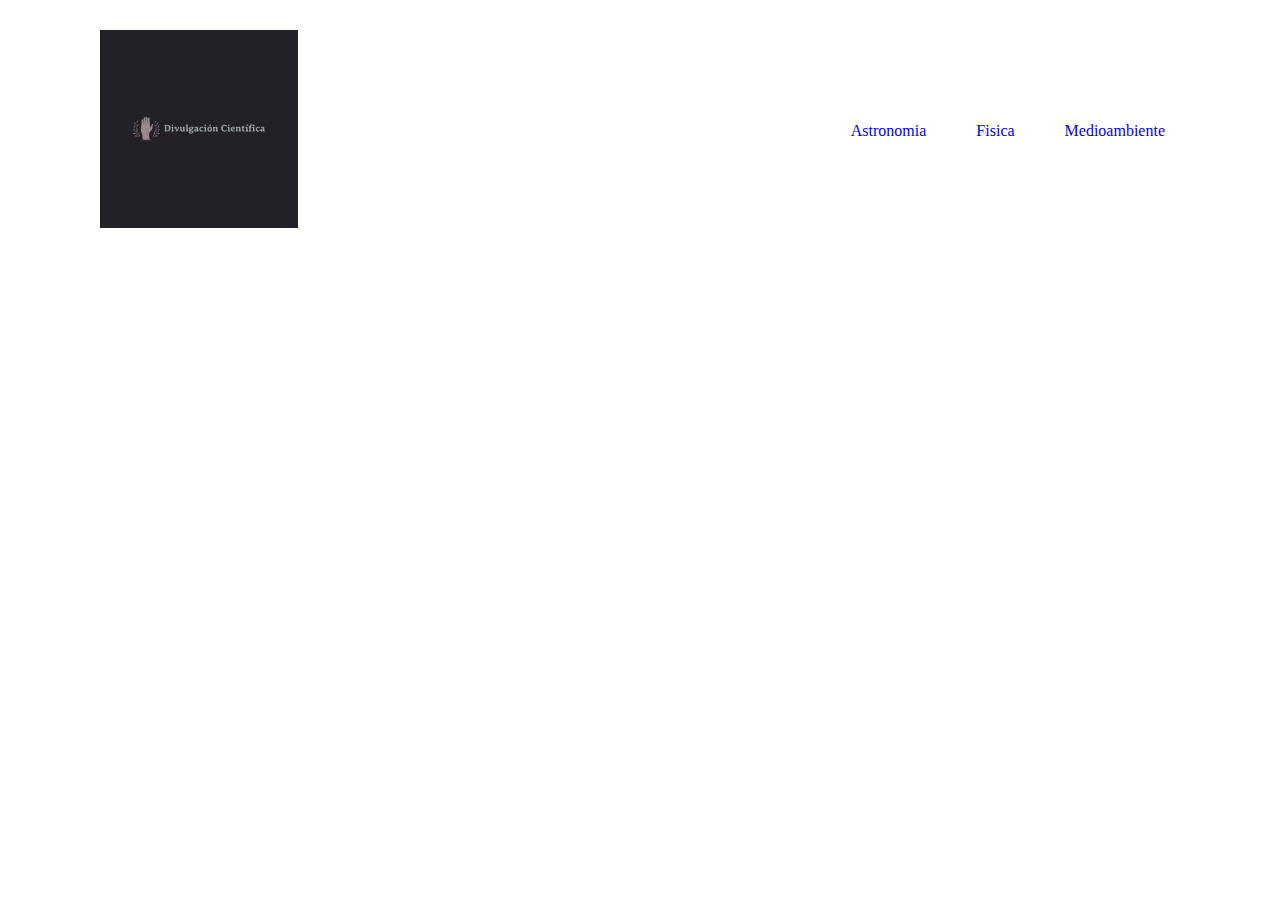
<file: Divulgacion cientifica/index.html>
<!DOCTYPE html>
<html lang="en">
<head>
    <meta charset="UTF-8">
    <meta http-equiv="X-UA-Compatible" content="IE=edge">
    <meta name="viewport" content="width=device-width, initial-scale=1.0">
    <title>Divulgación Científica</title>

    
    <link href="https://cdn.jsdelivr.net/npm/bootstrap@5.1.1/dist/css/bootstrap.min.css" rel="stylesheet" integrity="sha384-F3w7mX95PdgyTmZZMECAngseQB83DfGTowi0iMjiWaeVhAn4FJkqJByhZMI3AhiU" crossorigin="anonymous">

    <link rel="stylesheet" type="text/css" href="estilo.css">
    
   
</head>
<body>
    
   <header>
    
    <span>
        <img src="DC.jpg" />
      </span>
       <ul>
           <li><a href="Astronomia.html">Astronomia</a></li>
           <li><a href="Fisica.html">Fisica</a></li>
           <li><a href="Medio ambiente.html">Medioambiente</a></li>
       </ul>
    
   </header>
       
</body>
</html>
</file>
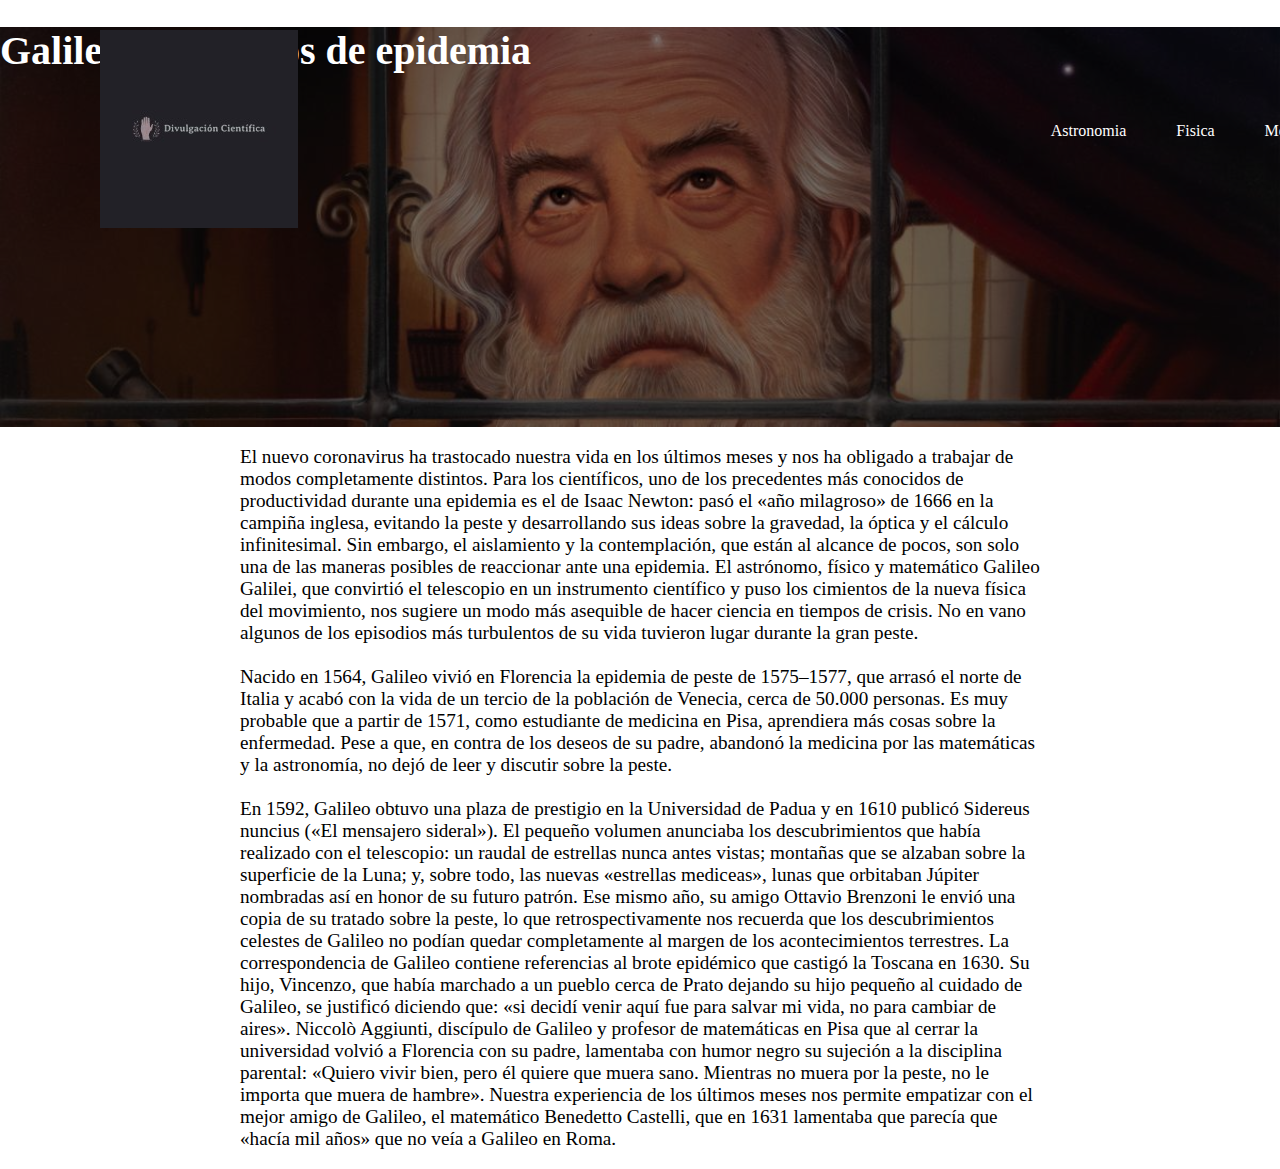
<file: Divulgacion cientifica/a2.html>
<!DOCTYPE html>
<html lang="en">
<head>
    <meta charset="UTF-8">
    <meta http-equiv="X-UA-Compatible" content="IE=edge">
    <meta name="viewport" content="width=device-width, initial-scale=1.0">
    <title>Divulgación Científica</title>

    
    <link href="https://cdn.jsdelivr.net/npm/bootstrap@5.1.1/dist/css/bootstrap.min.css" rel="stylesheet" integrity="sha384-F3w7mX95PdgyTmZZMECAngseQB83DfGTowi0iMjiWaeVhAn4FJkqJByhZMI3AhiU" crossorigin="anonymous">

    <link rel="stylesheet" type="text/css" href="historia a 1.css">
    
   
</head>
<body>
    
   <header>
    
    <span>
        <img src="DC.jpg" />
      </span>
       <ul>
           <li><a href="Astronomia.html">Astronomia</a></li>
           <li><a href="Fisica.html">Fisica</a></li>
           <li><a href="Medio ambiente.html">Medioambiente</a></li>
       </ul>
    
   </header>
   <div class="cover d-flex justify-content-center align-items-center flex-column" id="galileo" >
    <h1>Galileo en tiempos de epidemia</h1>
   </div>
   <section>
           
       <div class="texto">
               
               <p>
                El nuevo coronavirus ha trastocado nuestra vida en los últimos meses y nos ha obligado a trabajar de modos completamente distintos. Para los científicos, uno de los precedentes más conocidos de productividad durante una epidemia es el de Isaac Newton: pasó el «año milagroso» de 1666 en la campiña inglesa, evitando la peste y desarrollando sus ideas sobre la gravedad, la óptica y el cálculo infinitesimal. Sin embargo, el aislamiento y la contemplación, que están al alcance de pocos, son solo una de las maneras posibles de reaccionar ante una epidemia. El astrónomo, físico y matemático Galileo Galilei, que convirtió el telescopio en un instrumento científico y puso los cimientos de la nueva física del movimiento, nos sugiere un modo más asequible de hacer ciencia en tiempos de crisis. No en vano algunos de los episodios más turbulentos de su vida tuvieron lugar durante la gran peste.
                <br><br>Nacido en 1564, Galileo vivió en Florencia la epidemia de peste de 1575–1577, que arrasó el norte de Italia y acabó con la vida de un tercio de la población de Venecia, cerca de 50.000 personas. Es muy probable que a partir de 1571, como estudiante de medicina en Pisa, aprendiera más cosas sobre la enfermedad. Pese a que, en contra de los deseos de su padre, abandonó la medicina por las matemáticas y la astronomía, no dejó de leer y discutir sobre la peste. <br><br>En 1592, Galileo obtuvo una plaza de prestigio en la Universidad de Padua y en 1610 publicó Sidereus nuncius («El mensajero sideral»). El pequeño volumen anunciaba los descubrimientos que había realizado con el telescopio: un raudal de estrellas nunca antes vistas; montañas que se alzaban sobre la superficie de la Luna; y, sobre todo, las nuevas «estrellas mediceas», lunas que orbitaban Júpiter nombradas así en honor de su futuro patrón. Ese mismo año, su amigo Ottavio Brenzoni le envió una copia de su tratado sobre la peste, lo que retrospectivamente nos recuerda que los descubrimientos celestes de Galileo no podían quedar completamente al margen de los acontecimientos terrestres.
                La correspondencia de Galileo contiene referencias al brote epidémico que castigó la Toscana en 1630. Su hijo, Vincenzo, que había marchado a un pueblo cerca de Prato dejando su hijo pequeño al cuidado de Galileo, se justificó diciendo que: «si decidí venir aquí fue para salvar mi vida, no para cambiar de aires». Niccolò Aggiunti, discípulo de Galileo y profesor de matemáticas en Pisa que al cerrar la universidad volvió a Florencia con su padre, lamentaba con humor negro su sujeción a la disciplina parental: «Quiero vivir bien, pero él quiere que muera sano. Mientras no muera por la peste, no le importa que muera de hambre». Nuestra experiencia de los últimos meses nos permite empatizar con el mejor amigo de Galileo, el matemático Benedetto Castelli, que en 1631 lamentaba que parecía que «hacía mil años» que no veía a Galileo en Roma.                
               </p>     
           
      </div>     
     </section>       
</body>
</html>
</file>
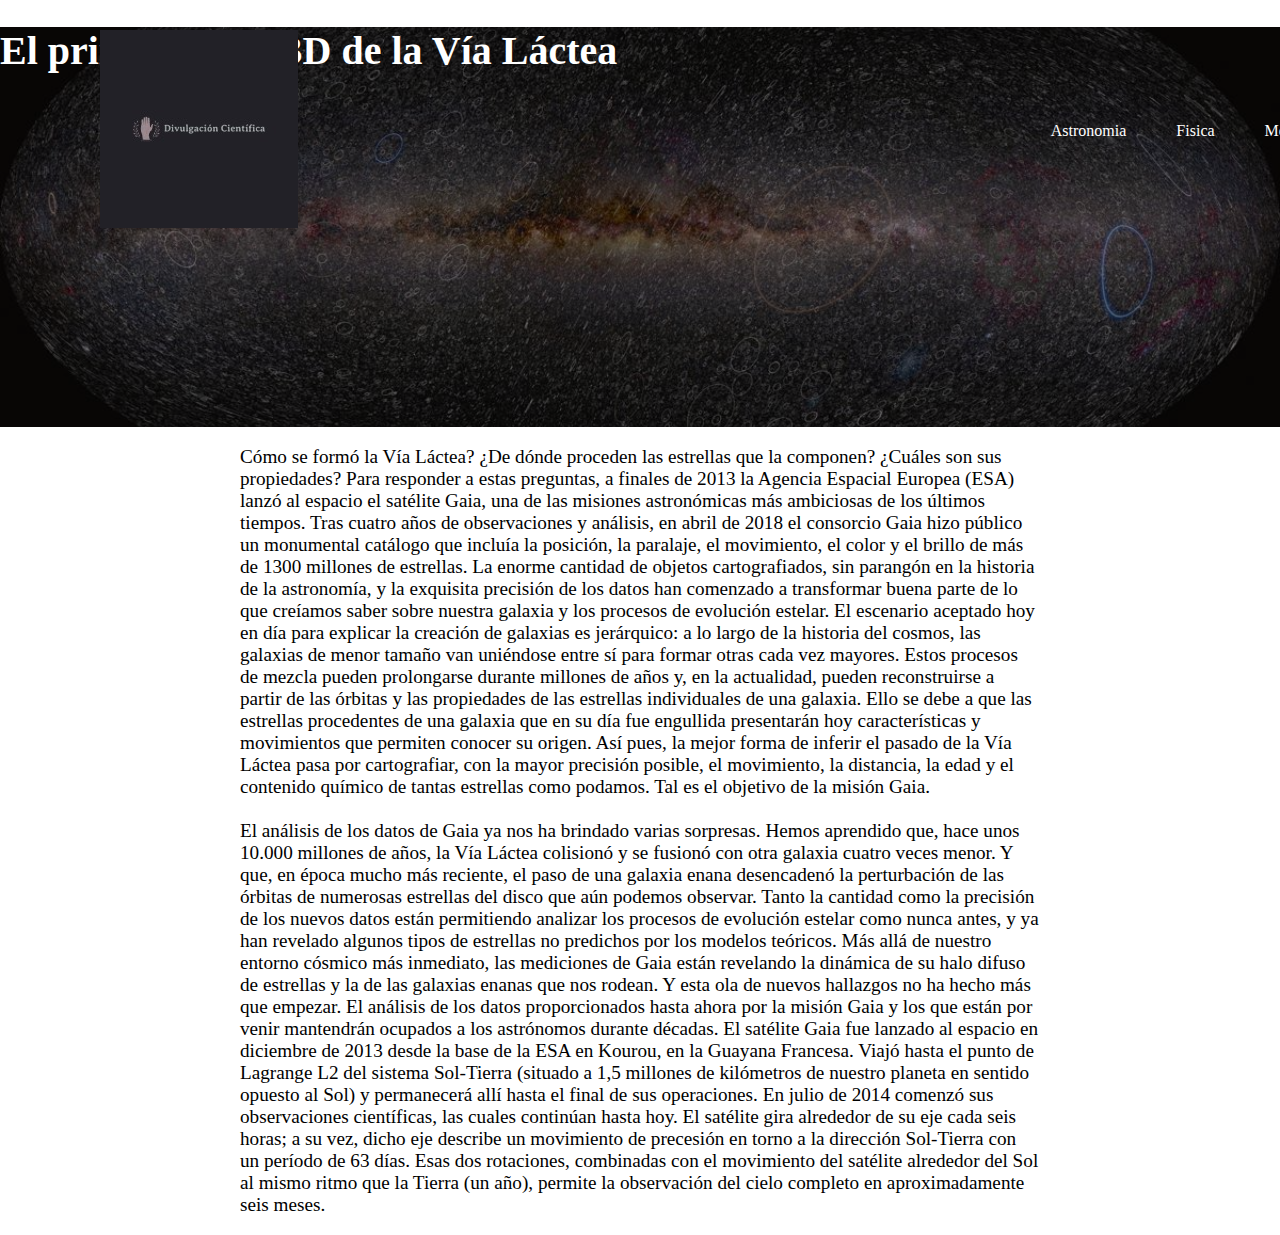
<file: Divulgacion cientifica/a3.html>
<!DOCTYPE html>
<html lang="en">
<head>
    <meta charset="UTF-8">
    <meta http-equiv="X-UA-Compatible" content="IE=edge">
    <meta name="viewport" content="width=device-width, initial-scale=1.0">
    <title>Divulgación Científica</title>

    
    <link href="https://cdn.jsdelivr.net/npm/bootstrap@5.1.1/dist/css/bootstrap.min.css" rel="stylesheet" integrity="sha384-F3w7mX95PdgyTmZZMECAngseQB83DfGTowi0iMjiWaeVhAn4FJkqJByhZMI3AhiU" crossorigin="anonymous">

    <link rel="stylesheet" type="text/css" href="historia a 1.css">
    
   
</head>
<body>
    
   <header>
    
    <span>
        <img src="DC.jpg" />
      </span>
       <ul>
           <li><a href="Astronomia.html">Astronomia</a></li>
           <li><a href="Fisica.html">Fisica</a></li>
           <li><a href="Medio ambiente.html">Medioambiente</a></li>
       </ul>
    
   </header>
   <div class="cover d-flex justify-content-center align-items-center flex-column" id="tresd" >
    <h1>El primer mapa 3D de la Vía Láctea</h1>
   </div>
   <section>
           
       <div class="texto">
               
               <p>
                Cómo se formó la Vía Láctea? ¿De dónde proceden las estrellas que la componen? ¿Cuáles son sus propiedades? Para responder a estas preguntas, a finales de 2013 la Agencia Espacial Europea (ESA) lanzó al espacio el satélite Gaia, una de las misiones astronómicas más ambiciosas de los últimos tiempos. Tras cuatro años de observaciones y análisis, en abril de 2018 el consorcio Gaia hizo público un monumental catálogo que incluía la posición, la paralaje, el movimiento, el color y el brillo de más de 1300 millones de estrellas. La enorme cantidad de objetos cartografiados, sin parangón en la historia de la astronomía, y la exquisita precisión de los datos han comenzado a transformar buena parte de lo que creíamos saber sobre nuestra galaxia y los procesos de evolución estelar.
                El escenario aceptado hoy en día para explicar la creación de galaxias es jerárquico: a lo largo de la historia del cosmos, las galaxias de menor tamaño van uniéndose entre sí para formar otras cada vez mayores. Estos procesos de mezcla pueden prolongarse durante millones de años y, en la actualidad, pueden reconstruirse a partir de las órbitas y las propiedades de las estrellas individuales de una galaxia. Ello se debe a que las estrellas procedentes de una galaxia que en su día fue engullida presentarán hoy características y movimientos que permiten conocer su origen. Así pues, la mejor forma de inferir el pasado de la Vía Láctea pasa por cartografiar, con la mayor precisión posible, el movimiento, la distancia, la edad y el contenido químico de tantas estrellas como podamos. Tal es el objetivo de la misión Gaia.
                <br><br>El análisis de los datos de Gaia ya nos ha brindado varias sorpresas. Hemos aprendido que, hace unos 10.000 millones de años, la Vía Láctea colisionó y se fusionó con otra galaxia cuatro veces menor. Y que, en época mucho más reciente, el paso de una galaxia enana desencadenó la perturbación de las órbitas de numerosas estrellas del disco que aún podemos observar. Tanto la cantidad como la precisión de los nuevos datos están permitiendo analizar los procesos de evolución estelar como nunca antes, y ya han revelado algunos tipos de estrellas no predichos por los modelos teóricos. Más allá de nuestro entorno cósmico más inmediato, las mediciones de Gaia están revelando la dinámica de su halo difuso de estrellas y la de las galaxias enanas que nos rodean. Y esta ola de nuevos hallazgos no ha hecho más que empezar. El análisis de los datos proporcionados hasta ahora por la misión Gaia y los que están por venir mantendrán ocupados a los astrónomos durante décadas.
                El satélite Gaia fue lanzado al espacio en diciembre de 2013 desde la base de la ESA en Kourou, en la Guayana Francesa. Viajó hasta el punto de Lagrange L2 del sistema Sol-Tierra (situado a 1,5 millones de kilómetros de nuestro planeta en sentido opuesto al Sol) y permanecerá allí hasta el final de sus operaciones. En julio de 2014 comenzó sus observaciones científicas, las cuales continúan hasta hoy. El satélite gira alrededor de su eje cada seis horas; a su vez, dicho eje describe un movimiento de precesión en torno a la dirección Sol-Tierra con un período de 63 días. Esas dos rotaciones, combinadas con el movimiento del satélite alrededor del Sol al mismo ritmo que la Tierra (un año), permite la observación del cielo completo en aproximadamente seis meses.
               </p>     
            
      </div>     
     </section>       
</body>
</html>
</file>
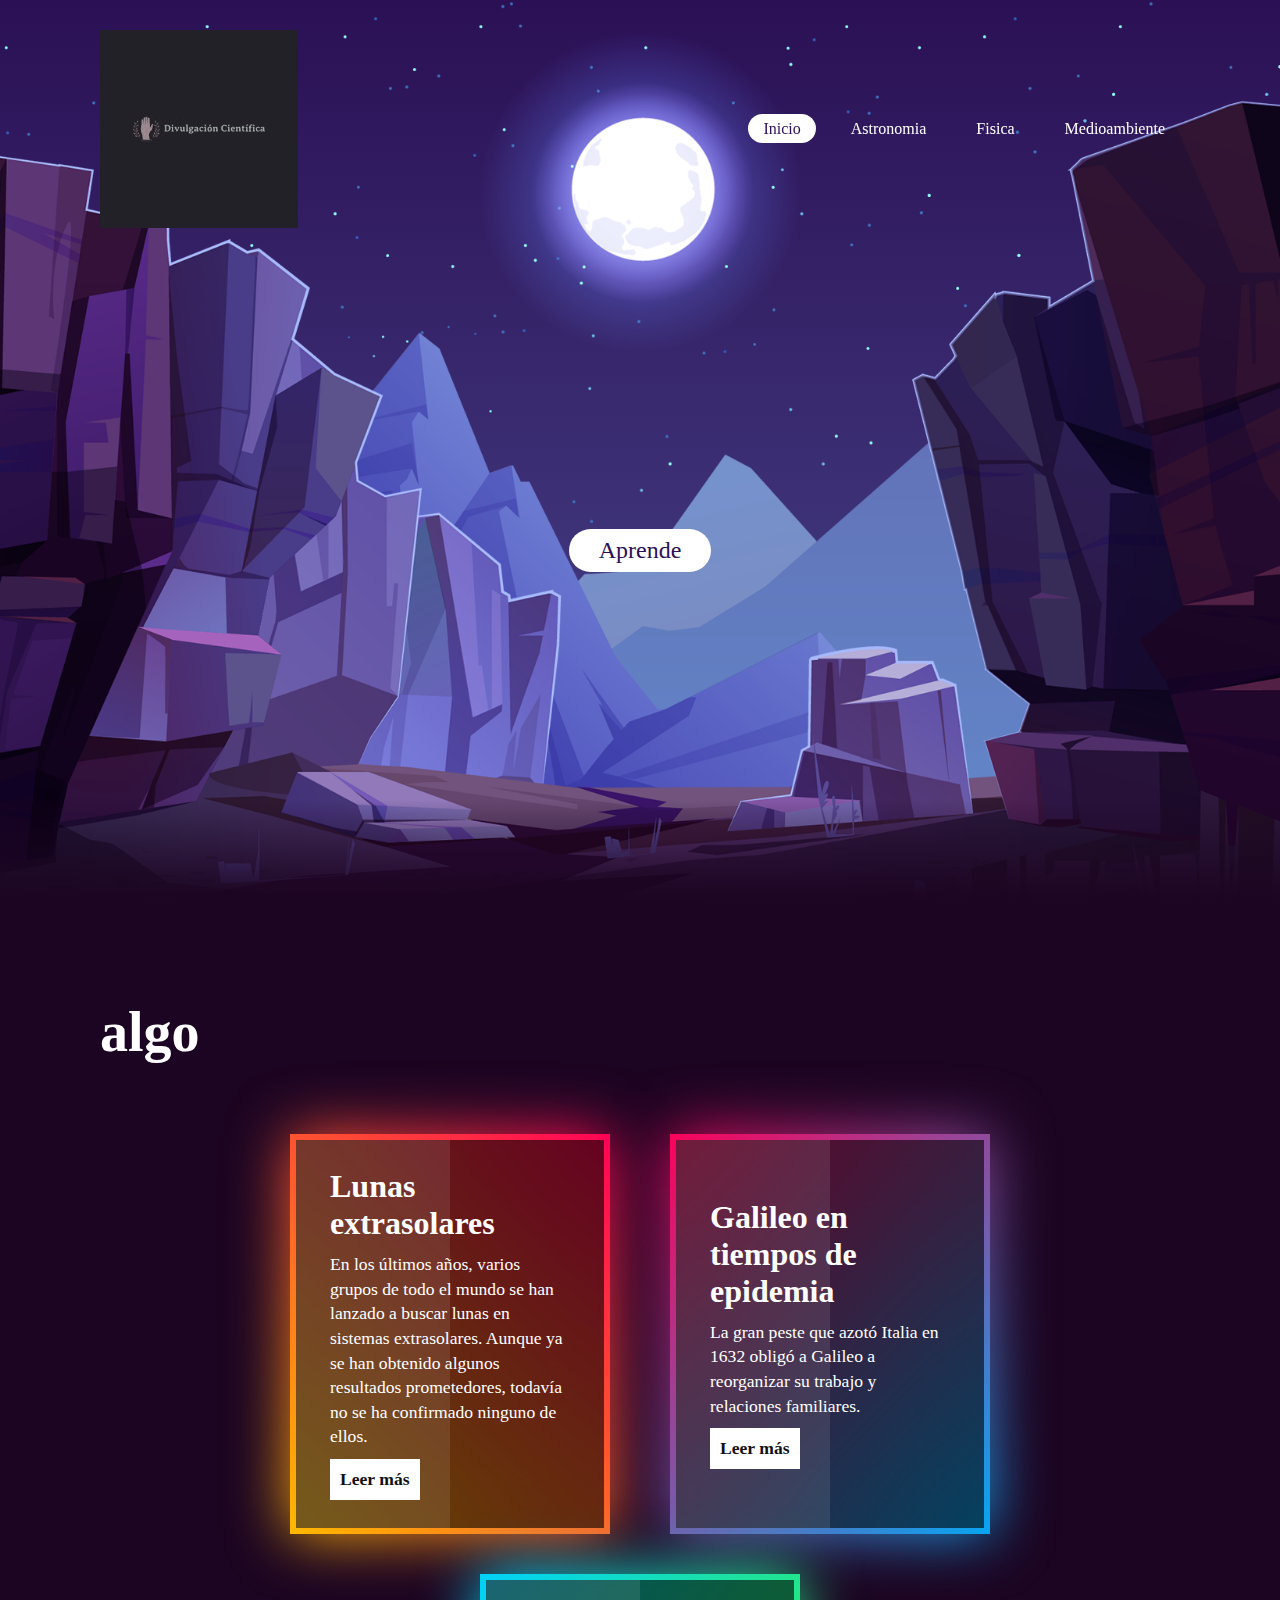
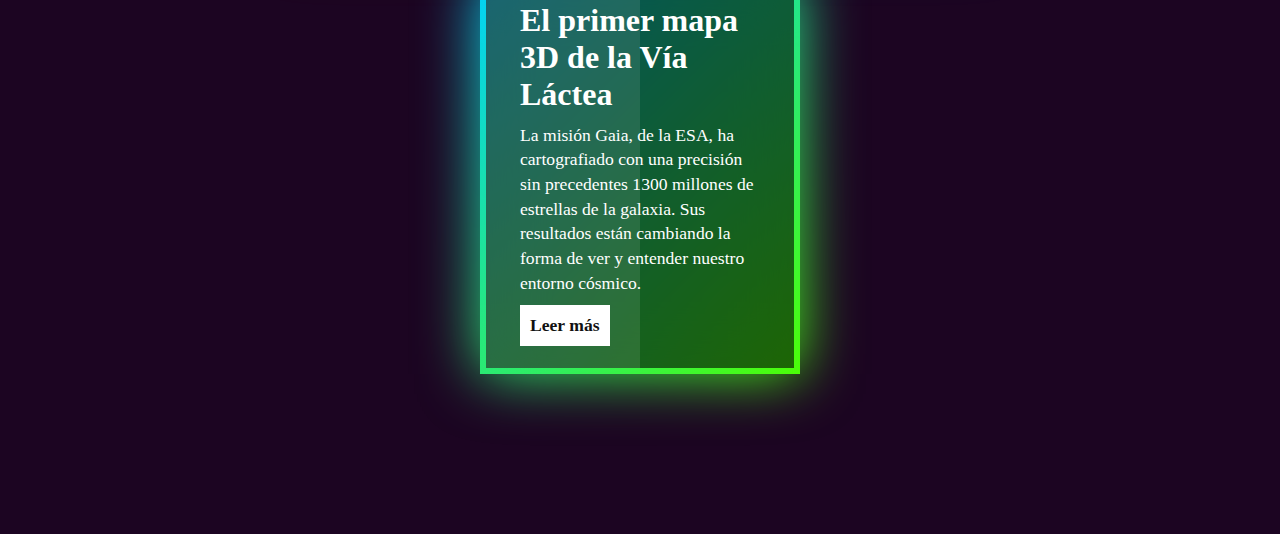
<file: Divulgacion cientifica/Astronomia.html>
<!DOCTYPE html>
<html lang="en">
<head>
    <meta charset="UTF-8">
    <meta http-equiv="X-UA-Compatible" content="IE=edge">
    <meta name="viewport" content="width=device-width, initial-scale=1.0">
    <title>Divulgación Científica</title>

    
    <link href="https://cdn.jsdelivr.net/npm/bootstrap@5.1.1/dist/css/bootstrap.min.css" rel="stylesheet" integrity="sha384-F3w7mX95PdgyTmZZMECAngseQB83DfGTowi0iMjiWaeVhAn4FJkqJByhZMI3AhiU" crossorigin="anonymous">

    <link rel="stylesheet" type="text/css" href="Astronomia.css">
    
   
</head>
<body>
    
   <header>
    
    
        <img class="dc" src="DC.jpg" />
      
       <ul>
            <li><a href="Index.html" class="active">Inicio</a></li>
           <li><a href="Astronomia.html">Astronomia</a></li>
           <li><a href="Fisica.html">Fisica</a></li>
           <li><a href="Medio ambiente.html">Medioambiente</a></li>
       </ul>
    
   </header>
   <section>
       <img src="stars.png" id="stars">
       <img src="moon.png" id="moon">
       <img src="mountains_behind.png" id="mountains_behind">
        <h2 id="text">Astronomia</h2>
        <a href="#sec" id="btn">Aprende</a>
       <img src="mountains_front.png" id="mountains_front">
   </section>
   <div class="sec" id="sec">
       <h2>algo</h2>
       <div class="container" id="container">
       
           <div class="box">
               <span></span>
               <div class="content">
                   <h3>Lunas extrasolares</h3>
                   <p>En los últimos años, varios grupos de todo el mundo se han lanzado a buscar lunas en sistemas extrasolares. 
                    Aunque ya se han obtenido algunos resultados prometedores, todavía no se ha confirmado ninguno de ellos.</p>
                        <a href="historia a 1.html">Leer más</a>
                </div>
            </div>
            <div class="box">
                <span></span>
                <div class="content">
                    <h3>Galileo en tiempos de epidemia</h3>
                    <p>La gran peste que azotó Italia en 1632 obligó a Galileo a reorganizar su trabajo y relaciones familiares.</p>
                         <a href="a2.html">Leer más</a>
                </div>
            </div>
            <div class="box">
                <span></span>
                <div class="content">
                    <h3>El primer mapa 3D de la Vía Láctea</h3>
                    <p>La misión Gaia, de la ESA, ha cartografiado con una precisión sin precedentes 1300 millones de estrellas de la galaxia. Sus resultados están cambiando la forma de ver y entender nuestro entorno cósmico.</p>
                    <a href="a3.html">Leer más</a>
                </div>
                 </div>
         </div>
    </div>
   <script>
       let stars = document.getElementById('stars');
       let moon = document.getElementById('moon');
       let mountains_behind = document.getElementById('mountains_behind');
       let text = document.getElementById('text');
       let btn = document.getElementById('btn');
       let mountains_front = document.getElementById('mountains_front');
       let header = document.querySelector('header');
       window.addEventListener('scroll',function(){
           let value = window.scrollY;
           stars.style.left = value * 0.25 + 'px';
           moon.style.top = value * 1.05 + 'px';
           mountains_behind.style.top = value * 0.5 + 'px';
           mountains_front.style.top = value * 0 + 'px';
           text.style.marginRight = value * 4 + 'px';
           text.style.marginTop = value * 1.5 + 'px';
           btn.style.marginTop = value * 1.5 + 'px';
           header.style.top = value * 0.5 + 'px'
       })
   </script>
</body>
</html>
</file>
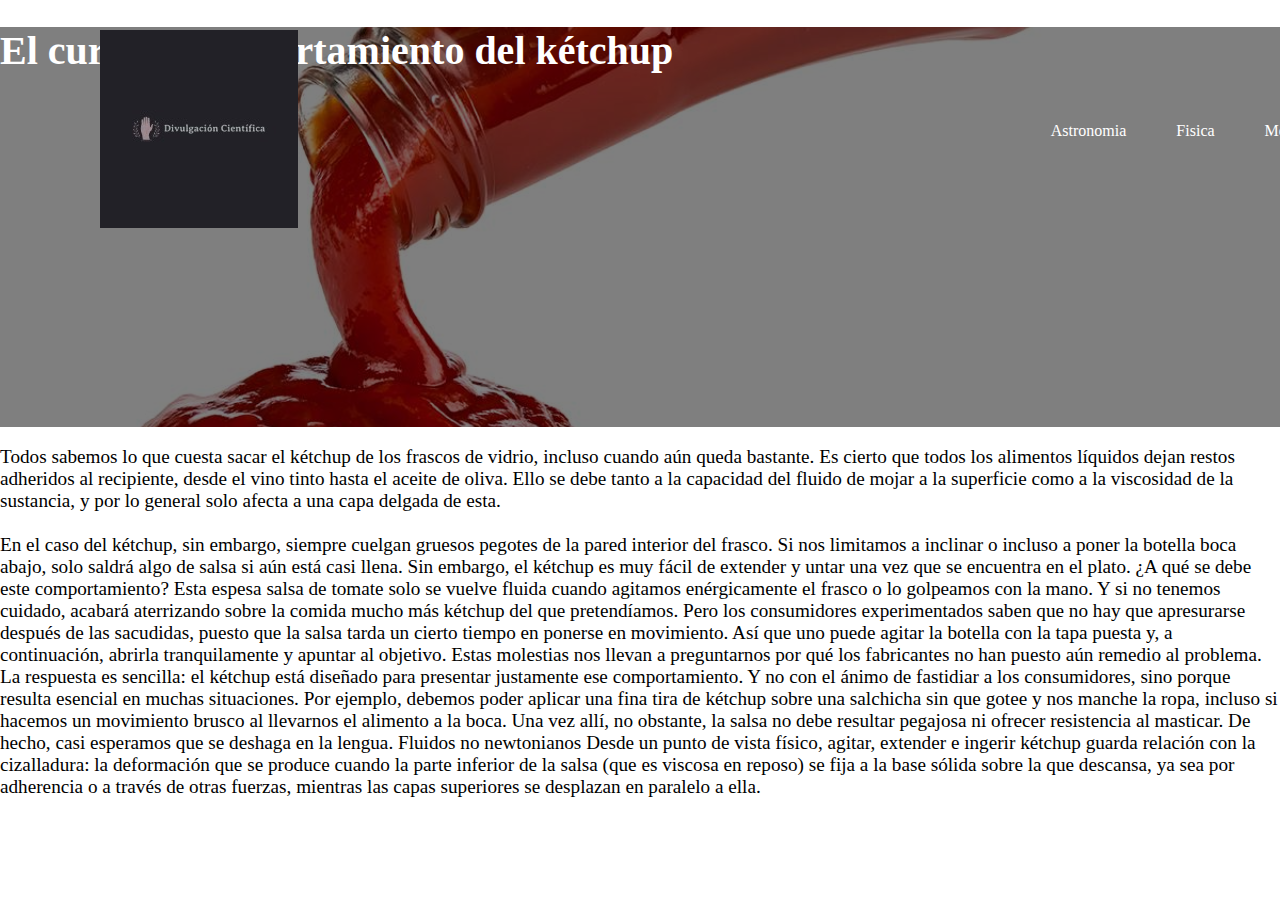
<file: Divulgacion cientifica/f1.html>
<!DOCTYPE html>
<html lang="en">
<head>
    <meta charset="UTF-8">
    <meta http-equiv="X-UA-Compatible" content="IE=edge">
    <meta name="viewport" content="width=device-width, initial-scale=1.0">
    <title>Divulgación Científica</title>

    
    <link href="https://cdn.jsdelivr.net/npm/bootstrap@5.1.1/dist/css/bootstrap.min.css" rel="stylesheet" integrity="sha384-F3w7mX95PdgyTmZZMECAngseQB83DfGTowi0iMjiWaeVhAn4FJkqJByhZMI3AhiU" crossorigin="anonymous">

    <link rel="stylesheet" type="text/css" href=" f1.css">
    
   
</head>
<body>
    
   <header>
    
    <span>
        <img src="DC.jpg" />
      </span>
       <ul>
           <li><a href="Astronomia.html">Astronomia</a></li>
           <li><a href="Fisica.html">Fisica</a></li>
           <li><a href="Medio ambiente.html">Medioambiente</a></li>
       </ul>
    
   </header>
   <div class="cover d-flex justify-content-center align-items-center flex-column" >
    <h1>El curioso comportamiento del kétchup</h1>
   </div>
   <section>
           
       <div class="container mt-5 mb-5">
           <div class="row justify-content-center">
            <div class="col-12 col-sm-6 col-md-4 col-lg-3 mt-2">
               
               <p>
                Todos sabemos lo que cuesta sacar el kétchup de los frascos de vidrio, incluso cuando aún queda bastante. Es cierto que todos los alimentos líquidos dejan restos adheridos al recipiente, desde el vino tinto hasta el aceite de oliva. Ello se debe tanto a la capacidad del fluido de mojar a la superficie como a la viscosidad de la sustancia, y por lo general solo afecta a una capa delgada de esta.
                <br><br>En el caso del kétchup, sin embargo, siempre cuelgan gruesos pegotes de la pared interior del frasco. Si nos limitamos a inclinar o incluso a poner la botella boca abajo, solo saldrá algo de salsa si aún está casi llena. Sin embargo, el kétchup es muy fácil de extender y untar una vez que se encuentra en el plato. ¿A qué se debe este comportamiento?
                Esta espesa salsa de tomate solo se vuelve fluida cuando agitamos enérgicamente el frasco o lo golpeamos con la mano. Y si no tenemos cuidado, acabará aterrizando sobre la comida mucho más kétchup del que pretendíamos. Pero los consumidores experimentados saben que no hay que apresurarse después de las sacudidas, puesto que la salsa tarda un cierto tiempo en ponerse en movimiento. Así que uno puede agitar la botella con la tapa puesta y, a continuación, abrirla tranquilamente y apuntar al objetivo.

                Estas molestias nos llevan a preguntarnos por qué los fabricantes no han puesto aún remedio al problema. La respuesta es sencilla: el kétchup está diseñado para presentar justamente ese comportamiento. Y no con el ánimo de fastidiar a los consumidores, sino porque resulta esencial en muchas situaciones. Por ejemplo, debemos poder aplicar una fina tira de kétchup sobre una salchicha sin que gotee y nos manche la ropa, incluso si hacemos un movimiento brusco al llevarnos el alimento a la boca. Una vez allí, no obstante, la salsa no debe resultar pegajosa ni ofrecer resistencia al masticar. De hecho, casi esperamos que se deshaga en la lengua.


                Fluidos no newtonianos

                Desde un punto de vista físico, agitar, extender e ingerir kétchup guarda relación con la cizalladura: la deformación que se produce cuando la parte inferior de la salsa (que es viscosa en reposo) se fija a la base sólida sobre la que descansa, ya sea por adherencia o a través de otras fuerzas, mientras las capas superiores se desplazan en paralelo a ella.
               </p>     
            </div>
            
      </div>     
     </section>       
</body>
</html>
</file>
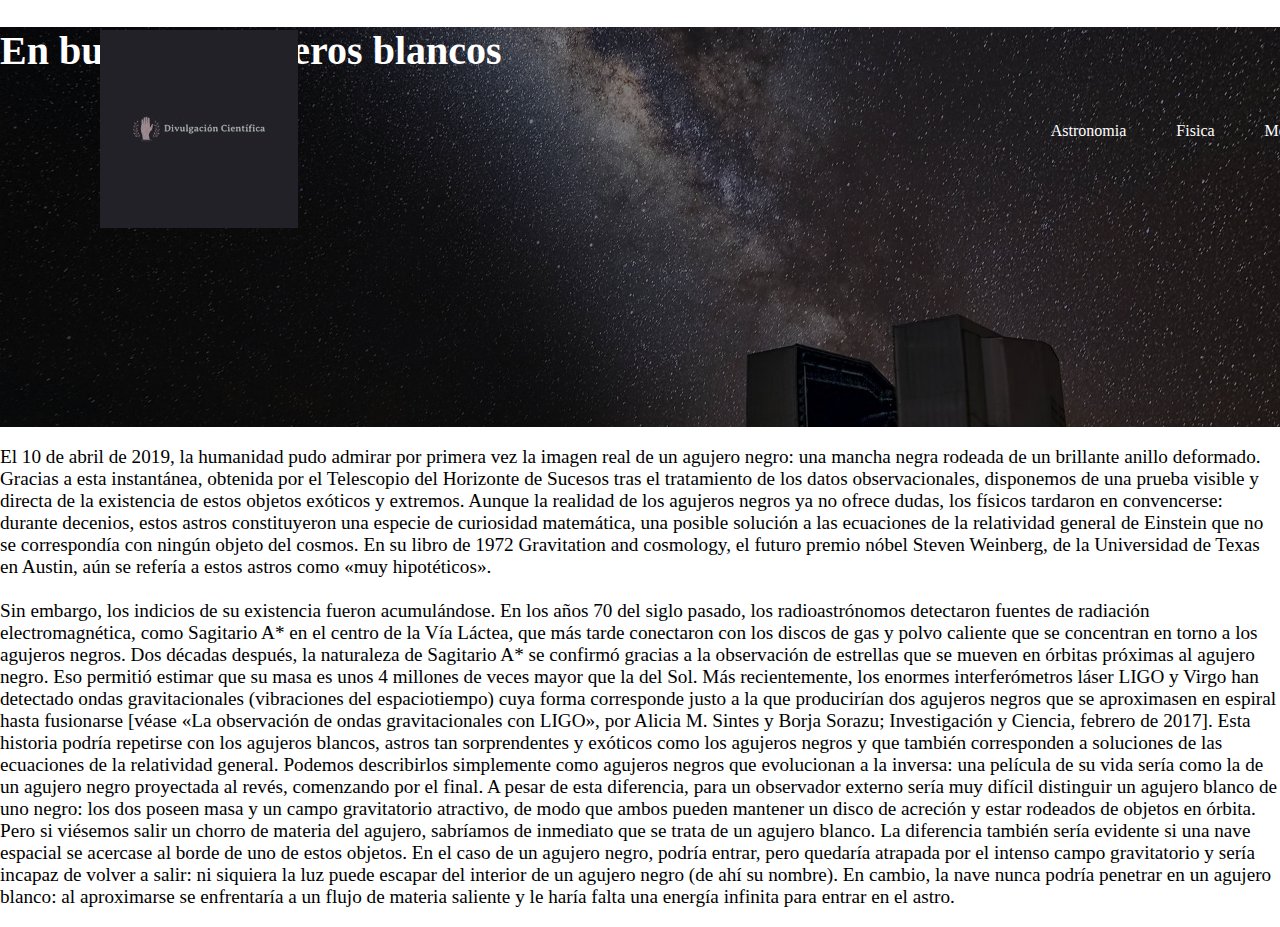
<file: Divulgacion cientifica/f2.html>
<!DOCTYPE html>
<html lang="en">
<head>
    <meta charset="UTF-8">
    <meta http-equiv="X-UA-Compatible" content="IE=edge">
    <meta name="viewport" content="width=device-width, initial-scale=1.0">
    <title>Divulgación Científica</title>

    
    <link href="https://cdn.jsdelivr.net/npm/bootstrap@5.1.1/dist/css/bootstrap.min.css" rel="stylesheet" integrity="sha384-F3w7mX95PdgyTmZZMECAngseQB83DfGTowi0iMjiWaeVhAn4FJkqJByhZMI3AhiU" crossorigin="anonymous">

    <link rel="stylesheet" type="text/css" href=" f2.css">
    
   
</head>
<body>
    
   <header>
    
    <span>
        <img src="DC.jpg" />
      </span>
       <ul>
           <li><a href="Astronomia.html">Astronomia</a></li>
           <li><a href="Fisica.html">Fisica</a></li>
           <li><a href="Medio ambiente.html">Medioambiente</a></li>
       </ul>
    
   </header>
   <div class="cover d-flex justify-content-center align-items-center flex-column" >
    <h1>En busca de agujeros blancos</h1>
   </div>
   <section>
           
       <div class="container mt-5 mb-5">
           <div class="row justify-content-center">
            <div class="col-12 col-sm-6 col-md-4 col-lg-3 mt-2">
               
               <p>
                El 10 de abril de 2019, la humanidad pudo admirar por primera vez la imagen real de un agujero negro: una mancha negra rodeada de un brillante anillo deformado. Gracias a esta instantánea, obtenida por el Telescopio del Horizonte de Sucesos tras el tratamiento de los datos observacionales, disponemos de una prueba visible y directa de la existencia de estos objetos exóticos y extremos.

                Aunque la realidad de los agujeros negros ya no ofrece dudas, los físicos tardaron en convencerse: durante decenios, estos astros constituyeron una especie de curiosidad matemática, una posible solución a las ecuaciones de la relatividad general de Einstein que no se correspondía con ningún objeto del cosmos. En su libro de 1972 Gravitation and cosmology, el futuro premio nóbel Steven Weinberg, de la Universidad de Texas en Austin, aún se refería a estos astros como «muy hipotéticos».
                <br><br>Sin embargo, los indicios de su existencia fueron acumulándose. En los años 70 del siglo pasado, los radioastrónomos detectaron fuentes de radiación electromagnética, como Sagitario A* en el centro de la Vía Láctea, que más tarde conectaron con los discos de gas y polvo caliente que se concentran en torno a los agujeros negros. Dos décadas después, la naturaleza de Sagitario A* se confirmó gracias a la observación de estrellas que se mueven en órbitas próximas al agujero negro. Eso permitió estimar que su masa es unos 4 millones de veces mayor que la del Sol. Más recientemente, los enormes interferómetros láser LIGO y Virgo han detectado ondas gravitacionales (vibraciones del espaciotiempo) cuya forma corresponde justo a la que producirían dos agujeros negros que se aproximasen en espiral hasta fusionarse [véase «La observación de ondas gravitacionales con LIGO», por Alicia M. Sintes y Borja Sorazu; Investigación y Ciencia, febrero de 2017].

                Esta historia podría repetirse con los agujeros blancos, astros tan sorprendentes y exóticos como los agujeros negros y que también corresponden a soluciones de las ecuaciones de la relatividad general. Podemos describirlos simplemente como agujeros negros que evolucionan a la inversa: una película de su vida sería como la de un agujero negro proyectada al revés, comenzando por el final. A pesar de esta diferencia, para un observador externo sería muy difícil distinguir un agujero blanco de uno negro: los dos poseen masa y un campo gravitatorio atractivo, de modo que ambos pueden mantener un disco de acreción y estar rodeados de objetos en órbita. Pero si viésemos salir un chorro de materia del agujero, sabríamos de inmediato que se trata de un agujero blanco.
                
                La diferencia también sería evidente si una nave espacial se acercase al borde de uno de estos objetos. En el caso de un agujero negro, podría entrar, pero quedaría atrapada por el intenso campo gravitatorio y sería incapaz de volver a salir: ni siquiera la luz puede escapar del interior de un agujero negro (de ahí su nombre). En cambio, la nave nunca podría penetrar en un agujero blanco: al aproximarse se enfrentaría a un flujo de materia saliente y le haría falta una energía infinita para entrar en el astro.
                
                
               </p>     
            </div>
            
      </div>     
     </section>       
</body>
</html>
</file>
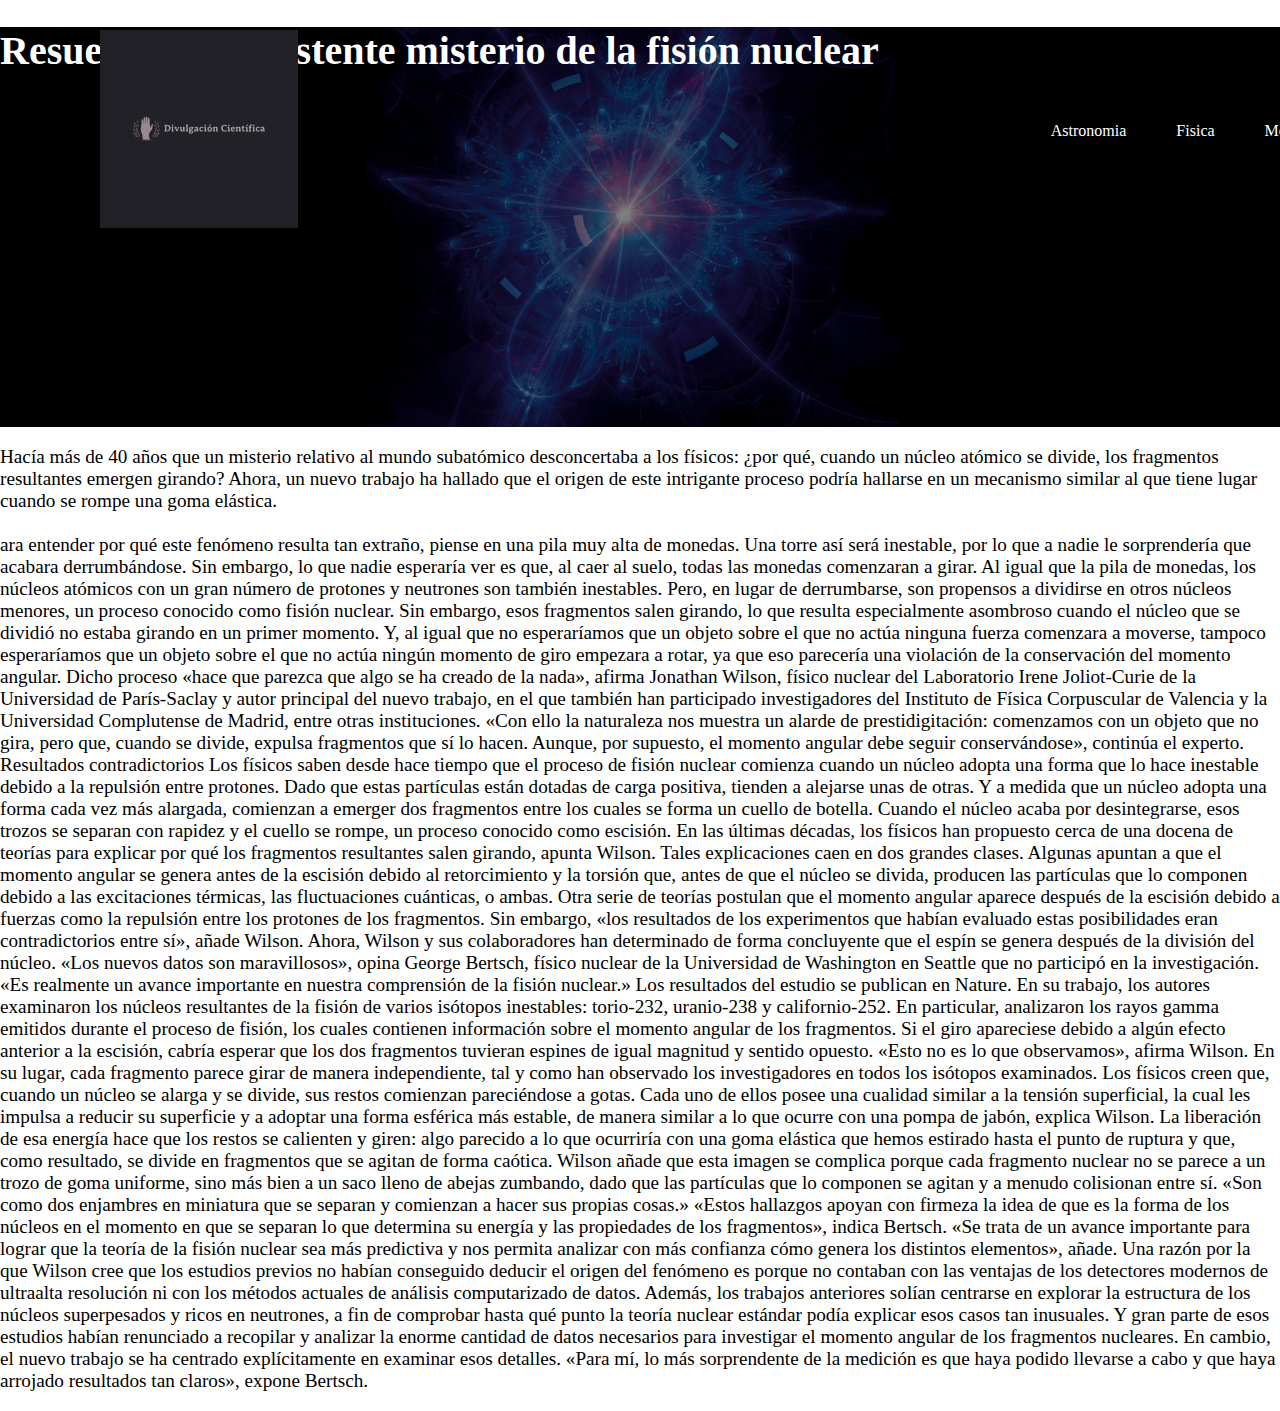
<file: Divulgacion cientifica/f3.html>
<!DOCTYPE html>
<html lang="en">
<head>
    <meta charset="UTF-8">
    <meta http-equiv="X-UA-Compatible" content="IE=edge">
    <meta name="viewport" content="width=device-width, initial-scale=1.0">
    <title>Divulgación Científica</title>

    
    <link href="https://cdn.jsdelivr.net/npm/bootstrap@5.1.1/dist/css/bootstrap.min.css" rel="stylesheet" integrity="sha384-F3w7mX95PdgyTmZZMECAngseQB83DfGTowi0iMjiWaeVhAn4FJkqJByhZMI3AhiU" crossorigin="anonymous">

    <link rel="stylesheet" type="text/css" href=" f3.css">
    
   
</head>
<body>
    
   <header>
    
    <span>
        <img src="DC.jpg" />
      </span>
       <ul>
           <li><a href="Astronomia.html">Astronomia</a></li>
           <li><a href="Fisica.html">Fisica</a></li>
           <li><a href="Medio ambiente.html">Medioambiente</a></li>
       </ul>
    
   </header>
   <div class="cover d-flex justify-content-center align-items-center flex-column" >
    <h1>Resuelto un persistente misterio de la fisión nuclear</h1>
   </div>
   <section>
           
       <div class="container mt-5 mb-5">
           <div class="row justify-content-center">
            <div class="col-12 col-sm-6 col-md-4 col-lg-3 mt-2">
               
               <p>
                Hacía más de 40 años que un misterio relativo al mundo subatómico desconcertaba a los físicos: ¿por qué, cuando un núcleo atómico se divide, los fragmentos resultantes emergen girando? Ahora, un nuevo trabajo ha hallado que el origen de este intrigante proceso podría hallarse en un mecanismo similar al que tiene lugar cuando se rompe una goma elástica.
                <br><br>ara entender por qué este fenómeno resulta tan extraño, piense en una pila muy alta de monedas. Una torre así será inestable, por lo que a nadie le sorprendería que acabara derrumbándose. Sin embargo, lo que nadie esperaría ver es que, al caer al suelo, todas las monedas comenzaran a girar.

               
                Al igual que la pila de monedas, los núcleos atómicos con un gran número de protones y neutrones son también inestables. Pero, en lugar de derrumbarse, son propensos a dividirse en otros núcleos menores, un proceso conocido como fisión nuclear. Sin embargo, esos fragmentos salen girando, lo que resulta especialmente asombroso cuando el núcleo que se dividió no estaba girando en un primer momento. Y, al igual que no esperaríamos que un objeto sobre el que no actúa ninguna fuerza comenzara a moverse, tampoco esperaríamos que un objeto sobre el que no actúa ningún momento de giro empezara a rotar, ya que eso parecería una violación de la conservación del momento angular.
                
                Dicho proceso «hace que parezca que algo se ha creado de la nada», afirma Jonathan Wilson, físico nuclear del Laboratorio Irene Joliot-Curie de la Universidad de París-Saclay y autor principal del nuevo trabajo, en el que también han participado investigadores del Instituto de Física Corpuscular de Valencia y la Universidad Complutense de Madrid, entre otras instituciones. «Con ello la naturaleza nos muestra un alarde de prestidigitación: comenzamos con un objeto que no gira, pero que, cuando se divide, expulsa fragmentos que sí lo hacen. Aunque, por supuesto, el momento angular debe seguir conservándose», continúa el experto.
                
                
                Resultados contradictorios
                
                Los físicos saben desde hace tiempo que el proceso de fisión nuclear comienza cuando un núcleo adopta una forma que lo hace inestable debido a la repulsión entre protones. Dado que estas partículas están dotadas de carga positiva, tienden a alejarse unas de otras. Y a medida que un núcleo adopta una forma cada vez más alargada, comienzan a emerger dos fragmentos entre los cuales se forma un cuello de botella. Cuando el núcleo acaba por desintegrarse, esos trozos se separan con rapidez y el cuello se rompe, un proceso conocido como escisión.
               
                En las últimas décadas, los físicos han propuesto cerca de una docena de teorías para explicar por qué los fragmentos resultantes salen girando, apunta Wilson. Tales explicaciones caen en dos grandes clases. Algunas apuntan a que el momento angular se genera antes de la escisión debido al retorcimiento y la torsión que, antes de que el núcleo se divida, producen las partículas que lo componen debido a las excitaciones térmicas, las fluctuaciones cuánticas, o ambas. Otra serie de teorías postulan que el momento angular aparece después de la escisión debido a fuerzas como la repulsión entre los protones de los fragmentos. Sin embargo, «los resultados de los experimentos que habían evaluado estas posibilidades eran contradictorios entre sí», añade Wilson.
                
                Ahora, Wilson y sus colaboradores han determinado de forma concluyente que el espín se genera después de la división del núcleo. «Los nuevos datos son maravillosos», opina George Bertsch, físico nuclear de la Universidad de Washington en Seattle que no participó en la investigación. «Es realmente un avance importante en nuestra comprensión de la fisión nuclear.» Los resultados del estudio se publican en Nature.
                
                En su trabajo, los autores examinaron los núcleos resultantes de la fisión de varios isótopos inestables: torio-232, uranio-238 y californio-252. En particular, analizaron los rayos gamma emitidos durante el proceso de fisión, los cuales contienen información sobre el momento angular de los fragmentos.
                
                Si el giro apareciese debido a algún efecto anterior a la escisión, cabría esperar que los dos fragmentos tuvieran espines de igual magnitud y sentido opuesto. «Esto no es lo que observamos», afirma Wilson. En su lugar, cada fragmento parece girar de manera independiente, tal y como han observado los investigadores en todos los isótopos examinados.
                
                Los físicos creen que, cuando un núcleo se alarga y se divide, sus restos comienzan pareciéndose a gotas. Cada uno de ellos posee una cualidad similar a la tensión superficial, la cual les impulsa a reducir su superficie y a adoptar una forma esférica más estable, de manera similar a lo que ocurre con una pompa de jabón, explica Wilson. La liberación de esa energía hace que los restos se calienten y giren: algo parecido a lo que ocurriría con una goma elástica que hemos estirado hasta el punto de ruptura y que, como resultado, se divide en fragmentos que se agitan de forma caótica.
                
                Wilson añade que esta imagen se complica porque cada fragmento nuclear no se parece a un trozo de goma uniforme, sino más bien a un saco lleno de abejas zumbando, dado que las partículas que lo componen se agitan y a menudo colisionan entre sí. «Son como dos enjambres en miniatura que se separan y comienzan a hacer sus propias cosas.»
                
                «Estos hallazgos apoyan con firmeza la idea de que es la forma de los núcleos en el momento en que se separan lo que determina su energía y las propiedades de los fragmentos», indica Bertsch. «Se trata de un avance importante para lograr que la teoría de la fisión nuclear sea más predictiva y nos permita analizar con más confianza cómo genera los distintos elementos», añade.
                
                Una razón por la que Wilson cree que los estudios previos no habían conseguido deducir el origen del fenómeno es porque no contaban con las ventajas de los detectores modernos de ultraalta resolución ni con los métodos actuales de análisis computarizado de datos. Además, los trabajos anteriores solían centrarse en explorar la estructura de los núcleos superpesados y ricos en neutrones, a fin de comprobar hasta qué punto la teoría nuclear estándar podía explicar esos casos tan inusuales. Y gran parte de esos estudios habían renunciado a recopilar y analizar la enorme cantidad de datos necesarios para investigar el momento angular de los fragmentos nucleares. En cambio, el nuevo trabajo se ha centrado explícitamente en examinar esos detalles. «Para mí, lo más sorprendente de la medición es que haya podido llevarse a cabo y que haya arrojado resultados tan claros», expone Bertsch.
               </p>     
            </div>
            
      </div>     
     </section>       
</body>
</html>
</file>
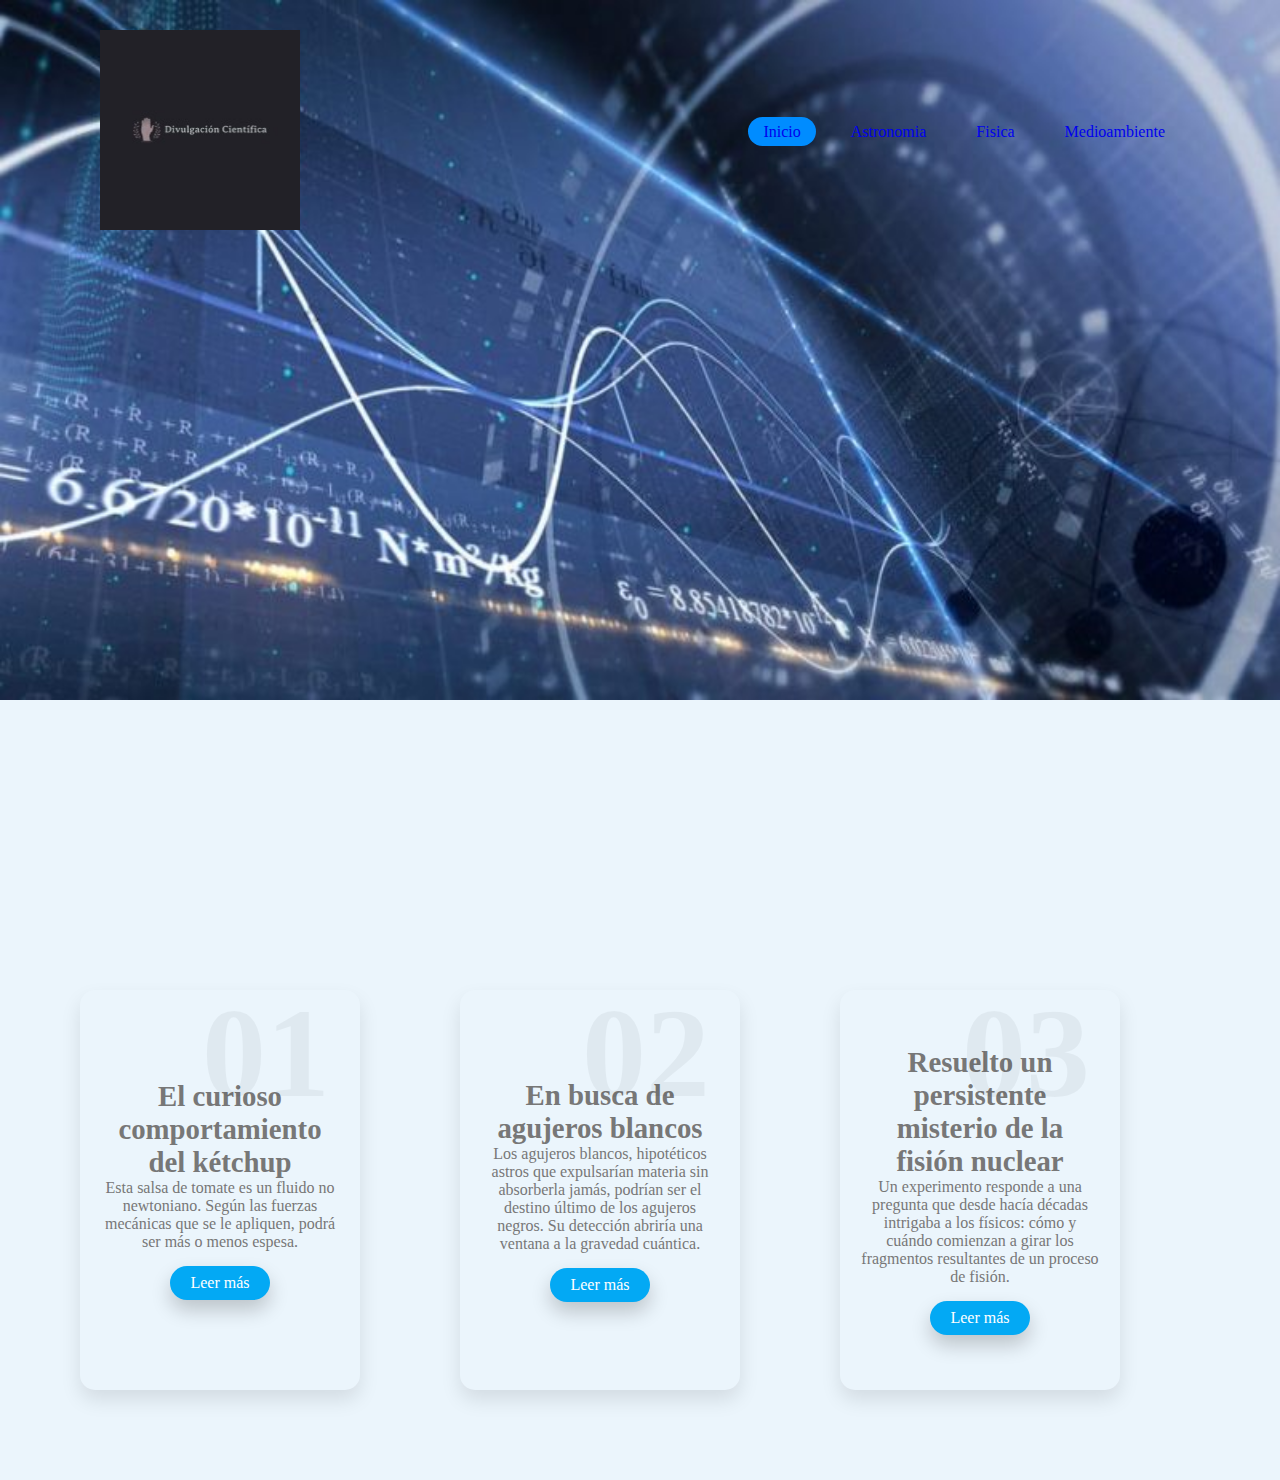
<file: Divulgacion cientifica/Fisica.html>
<!DOCTYPE html>
<html lang="en">
<head>
    <meta charset="UTF-8">
    <meta http-equiv="X-UA-Compatible" content="IE=edge">
    <meta name="viewport" content="width=device-width, initial-scale=1.0">
    <title>Divulgación Científica</title>

    
    <link href="https://cdn.jsdelivr.net/npm/bootstrap@5.1.1/dist/css/bootstrap.min.css" rel="stylesheet" integrity="sha384-F3w7mX95PdgyTmZZMECAngseQB83DfGTowi0iMjiWaeVhAn4FJkqJByhZMI3AhiU" crossorigin="anonymous">

    <link rel="stylesheet" type="text/css" href="Fisica.css">
    
   
</head>
<body>
     <div class="slider">
        <ul>
            <li><img src="1.jpg"></li>
            <li><img src="2.jpg"></li>
            <li><img src="3.jpg"></li>
            <li><img src="4.jpg"></li>
        </ul>

    </div>
   <header>
   
    <span>
        <img class="logo" src="DC.jpg" />
    </span>
    <ul>
        <li><a href="Index.html" class="active">Inicio</a></li>
        <li><a href="Astronomia.html">Astronomia</a></li>
        <li><a href="Fisica.html">Fisica</a></li>
        <li><a href="Medio ambiente.html">Medioambiente</a></li>
    </ul>
    
   </header>
   <div class="container">
       <div class="card">
           <div class="box">
            <div class="content">
                <h2>01</h2>
                <h3>El curioso comportamiento del kétchup</h3>
                <p>Esta salsa de tomate es un fluido no newtoniano. Según las fuerzas mecánicas que se le apliquen, podrá ser más o menos espesa.

                </p>
                    <a href="f1.html">Leer más</a>

            </div>
           </div>
       </div>
       <div class="card">
        <div class="box">
         <div class="content">
             <h2>02</h2>
             <h3>En busca de agujeros blancos</h3>
             <p>Los agujeros blancos, hipotéticos astros que expulsarían materia sin absorberla jamás, podrían ser el destino último de los agujeros negros. Su detección abriría una ventana a la gravedad cuántica.</p>
                <a href="f2.html">Leer más</a>

         </div>
        </div>
    </div>
    <div class="card">
        <div class="box">
         <div class="content">
             <h2>03</h2>
             <h3>Resuelto un persistente misterio de la fisión nuclear</h3>
             <p>Un experimento responde a una pregunta que desde hacía décadas intrigaba a los físicos: cómo y cuándo comienzan a girar los fragmentos resultantes de un proceso de fisión.</p>
                  <a href="f3.html">Leer más</a>

         </div>
        </div>
    </div>
   </div>
</body>
</html>
</file>
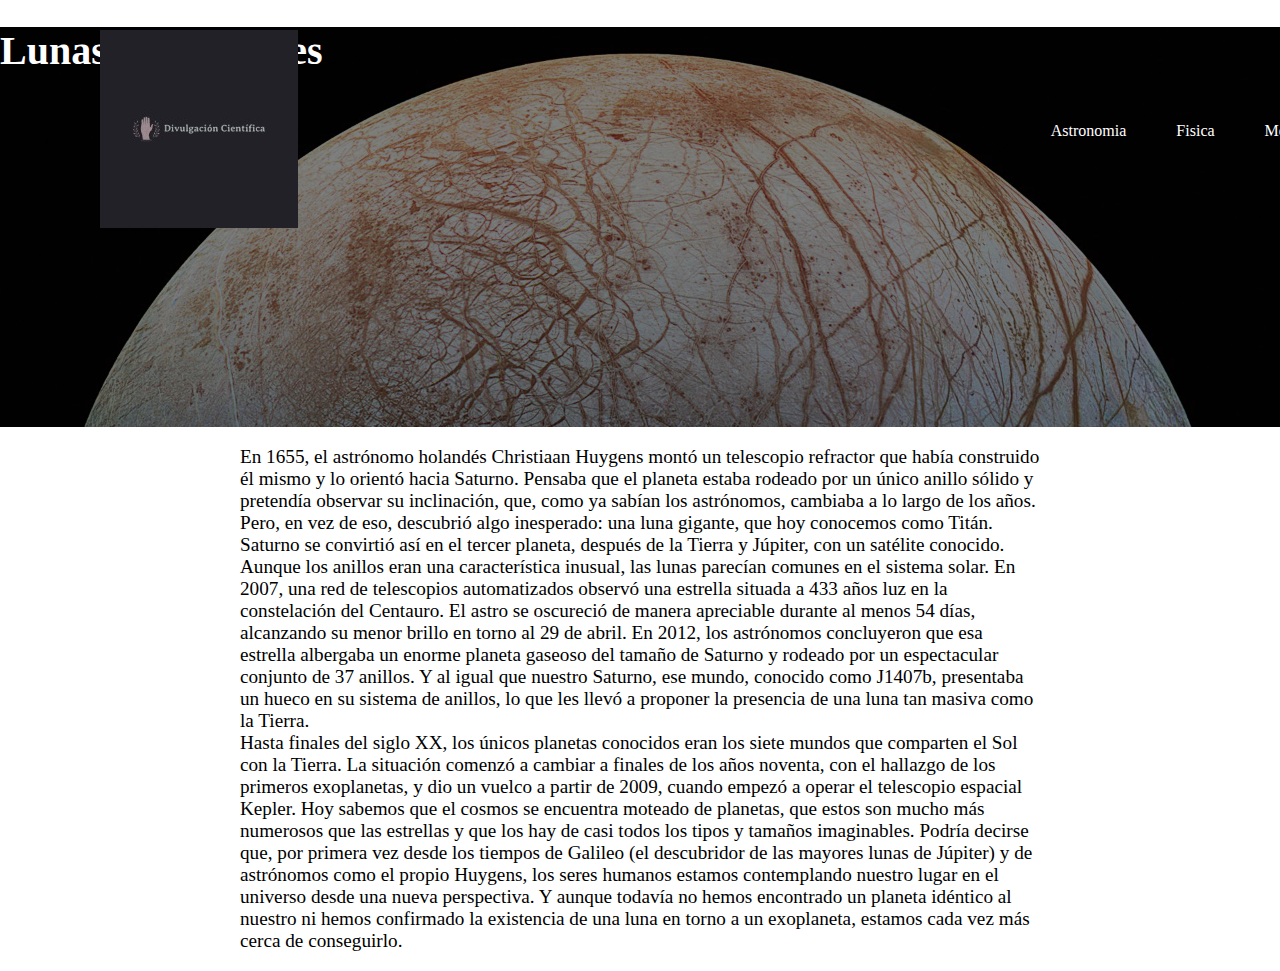
<file: Divulgacion cientifica/historia a 1.html>
<!DOCTYPE html>
<html lang="en">
<head>
    <meta charset="UTF-8">
    <meta http-equiv="X-UA-Compatible" content="IE=edge">
    <meta name="viewport" content="width=device-width, initial-scale=1.0">
    <title>Divulgación Científica</title>

    
    <link href="https://cdn.jsdelivr.net/npm/bootstrap@5.1.1/dist/css/bootstrap.min.css" rel="stylesheet" integrity="sha384-F3w7mX95PdgyTmZZMECAngseQB83DfGTowi0iMjiWaeVhAn4FJkqJByhZMI3AhiU" crossorigin="anonymous">

    <link rel="stylesheet" type="text/css" href="historia a 1.css">
    
   
</head>
<body>
    
   <header>
    
    <span>
        <img src="DC.jpg" />
      </span>
       <ul>
           <li><a href="Astronomia.html">Astronomia</a></li>
           <li><a href="Fisica.html">Fisica</a></li>
           <li><a href="Medio ambiente.html">Medioambiente</a></li>
       </ul>
    
   </header>
   <div class="cover d-flex justify-content-center align-items-center flex-column"  id="luna" >
    <h1>Lunas extrasolares</h1>
   </div>
   <section>
           
       <div class="texto">
               
               <p>
                En 1655, el astrónomo holandés Christiaan Huygens montó un telescopio refractor que había construido él mismo y lo orientó hacia Saturno. Pensaba que el planeta estaba rodeado por un único anillo sólido y pretendía observar su inclinación, que, como ya sabían los astrónomos, cambiaba a lo largo de los años. Pero, en vez de eso, descubrió algo inesperado: una luna gigante, que hoy conocemos como Titán. Saturno se convirtió así en el tercer planeta, después de la Tierra y Júpiter, con un satélite conocido. Aunque los anillos eran una característica inusual, las lunas parecían comunes en el sistema solar.
                En 2007, una red de telescopios automatizados observó una estrella situada a 433 años luz en la constelación del Centauro. El astro se oscureció de manera apreciable durante al menos 54 días, alcanzando su menor brillo en torno al 29 de abril. En 2012, los astrónomos concluyeron que esa estrella albergaba un enorme planeta gaseoso del tamaño de Saturno y rodeado por un espectacular conjunto de 37 anillos. Y al igual que nuestro Saturno, ese mundo, conocido como J1407b, presentaba un hueco en su sistema de anillos, lo que les llevó a proponer la presencia de una luna tan masiva como la Tierra. 
                <br>Hasta finales del siglo XX, los únicos planetas conocidos eran los siete mundos que comparten el Sol con la Tierra. La situación comenzó a cambiar a finales de los años noventa, con el hallazgo de los primeros exoplanetas, y dio un vuelco a partir de 2009, cuando empezó a operar el telescopio espacial Kepler. Hoy sabemos que el cosmos se encuentra moteado de planetas, que estos son mucho más numerosos que las estrellas y que los hay de casi todos los tipos y tamaños imaginables. Podría decirse que, por primera vez desde los tiempos de Galileo (el descubridor de las mayores lunas de Júpiter) y de astrónomos como el propio Huygens, los seres humanos estamos contemplando nuestro lugar en el universo desde una nueva perspectiva. Y aunque todavía no hemos encontrado un planeta idéntico al nuestro ni hemos confirmado la existencia de una luna en torno a un exoplaneta, estamos cada vez más cerca de conseguirlo.<br>
               </p>     
            
      </div>     
     </section>       
</body>
</html>
</file>
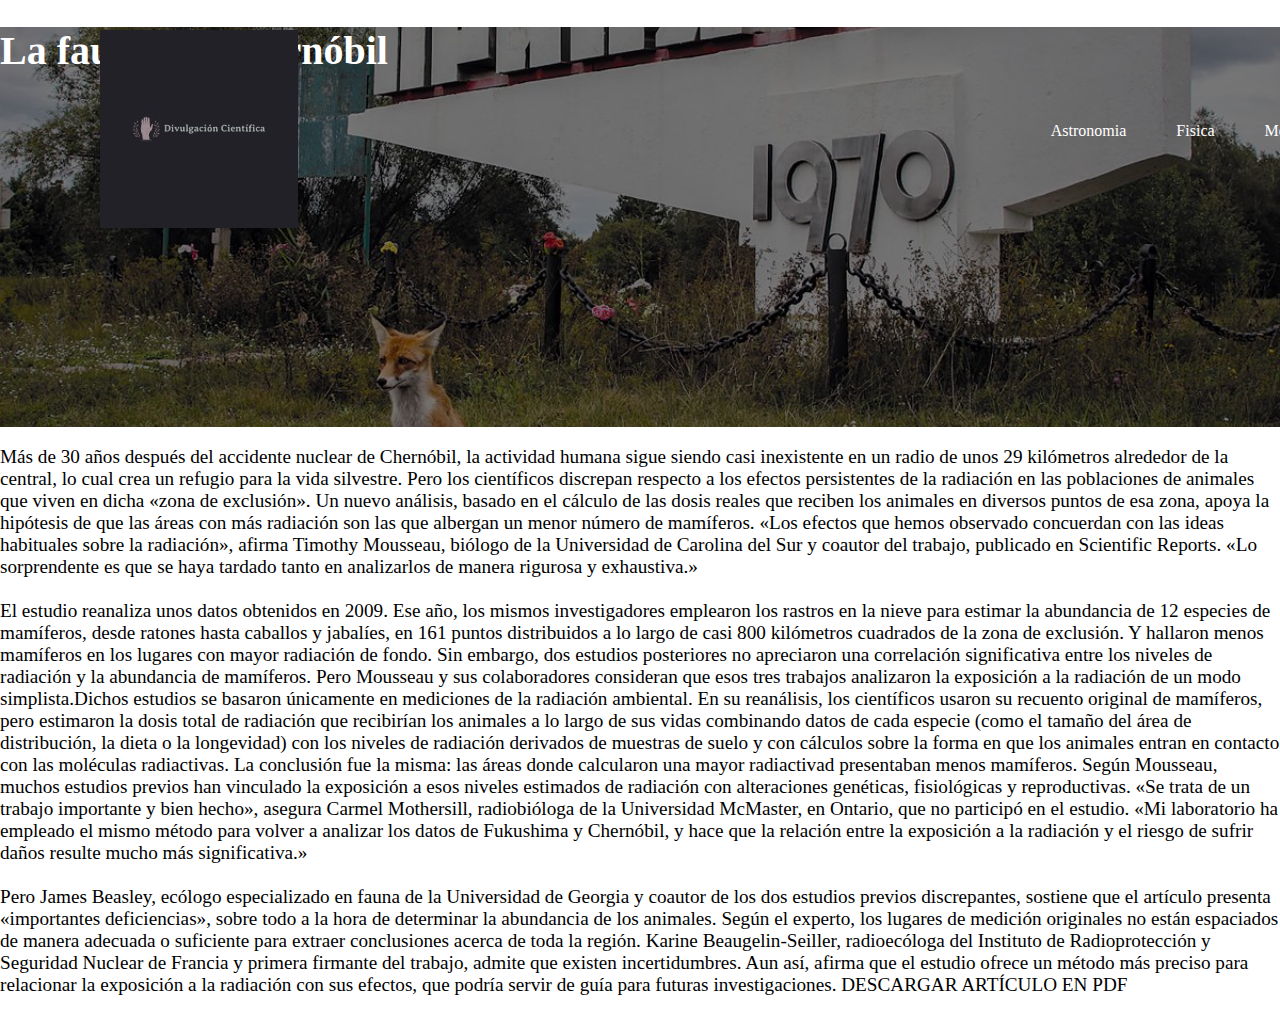
<file: Divulgacion cientifica/m1.html>
<!DOCTYPE html>
<html lang="en">
<head>
    <meta charset="UTF-8">
    <meta http-equiv="X-UA-Compatible" content="IE=edge">
    <meta name="viewport" content="width=device-width, initial-scale=1.0">
    <title>Divulgación Científica</title>

    
    <link href="https://cdn.jsdelivr.net/npm/bootstrap@5.1.1/dist/css/bootstrap.min.css" rel="stylesheet" integrity="sha384-F3w7mX95PdgyTmZZMECAngseQB83DfGTowi0iMjiWaeVhAn4FJkqJByhZMI3AhiU" crossorigin="anonymous">

    <link rel="stylesheet" type="text/css" href=" m1.css">
    
   
</head>
<body>
    
   <header>
    
    <span>
        <img src="DC.jpg" />
      </span>
       <ul>
           <li><a href="Astronomia.html">Astronomia</a></li>
           <li><a href="Fisica.html">Fisica</a></li>
           <li><a href="Medio ambiente.html">Medioambiente</a></li>
       </ul>
    
   </header>
   <div class="cover d-flex justify-content-center align-items-center flex-column" >
    <h1>La fauna en Chernóbil</h1>
   </div>
   <section>
           
       <div class="container mt-5 mb-5">
           <div class="row justify-content-center">
            <div class="col-12 col-sm-6 col-md-4 col-lg-3 mt-2">
               
               <p>
Más de 30 años después del accidente nuclear de Chernóbil, la actividad humana sigue siendo casi inexistente en un radio de unos 29 kilómetros alrededor de la central, lo cual crea un refugio para la vida silvestre. Pero los científicos discrepan respecto a los efectos persistentes de la radiación en las poblaciones de animales que viven en dicha «zona de exclusión». Un nuevo análisis, basado en el cálculo de las dosis reales que reciben los animales en diversos puntos de esa zona, apoya la hipótesis de que las áreas con más radiación son las que albergan un menor número de mamíferos.

«Los efectos que hemos observado concuerdan con las ideas habituales sobre la radiación», afirma Timothy Mousseau, biólogo de la Universidad de Carolina del Sur y coautor del trabajo, publicado en Scientific Reports. «Lo sorprendente es que se haya tardado tanto en analizarlos de manera rigurosa y exhaustiva.»
                <br><br>El estudio reanaliza unos datos obtenidos en 2009. Ese año, los mismos investigadores emplearon los rastros en la nieve para estimar la abundancia de 12 especies de mamíferos, desde ratones hasta caballos y jabalíes, en 161 puntos distribuidos a lo largo de casi 800 kilómetros cuadrados de la zona de exclusión. Y hallaron menos mamíferos en los lugares con mayor radiación de fondo. Sin embargo, dos estudios posteriores no apreciaron una correlación significativa entre los niveles de radiación y la abundancia de mamíferos. Pero Mousseau y sus colaboradores consideran que esos tres trabajos analizaron la exposición a la radiación de un modo simplista.Dichos estudios se basaron únicamente en mediciones de la radiación ambiental. En su reanálisis, los científicos usaron su recuento original de mamíferos, pero estimaron la dosis total de radiación que recibirían los animales a lo largo de sus vidas combinando datos de cada especie (como el tamaño del área de distribución, la dieta o la longevidad) con los niveles de radiación derivados de muestras de suelo y con cálculos sobre la forma en que los animales entran en contacto con las moléculas radiactivas.

                La conclusión fue la misma: las áreas donde calcularon una mayor radiactivad presentaban menos mamíferos. Según Mousseau, muchos estudios previos han vinculado la exposición a esos niveles estimados de radiación con alteraciones genéticas, fisiológicas y reproductivas.
                
                «Se trata de un trabajo importante y bien hecho», asegura Carmel Mothersill, radiobióloga de la Universidad McMaster, en Ontario, que no participó en el estudio. «Mi laboratorio ha empleado el mismo método para volver a analizar los datos de Fukushima y Chernóbil, y hace que la relación entre la exposición a la radiación y el riesgo de sufrir daños resulte mucho más significativa.»<br><br>Pero James Beasley, ecólogo especializado en fauna de la Universidad de Georgia y coautor de los dos estudios previos discrepantes, sostiene que el artículo presenta «importantes deficiencias», sobre todo a la hora de determinar la abundancia de los animales. Según el experto, los lugares de medición originales no están espaciados de manera adecuada o suficiente para extraer conclusiones acerca de toda la región.

                Karine Beaugelin-Seiller, radioecóloga del Instituto de Radioprotección y Seguridad Nuclear de Francia y primera firmante del trabajo, admite que existen incertidumbres. Aun así, afirma que el estudio ofrece un método más preciso para relacionar la exposición a la radiación con sus efectos, que podría servir de guía para futuras investigaciones.
                
                DESCARGAR ARTÍCULO EN PDF
                
                
               </p>     
            </div>
            
      </div>     
     </section>       
</body>
</html>
</file>
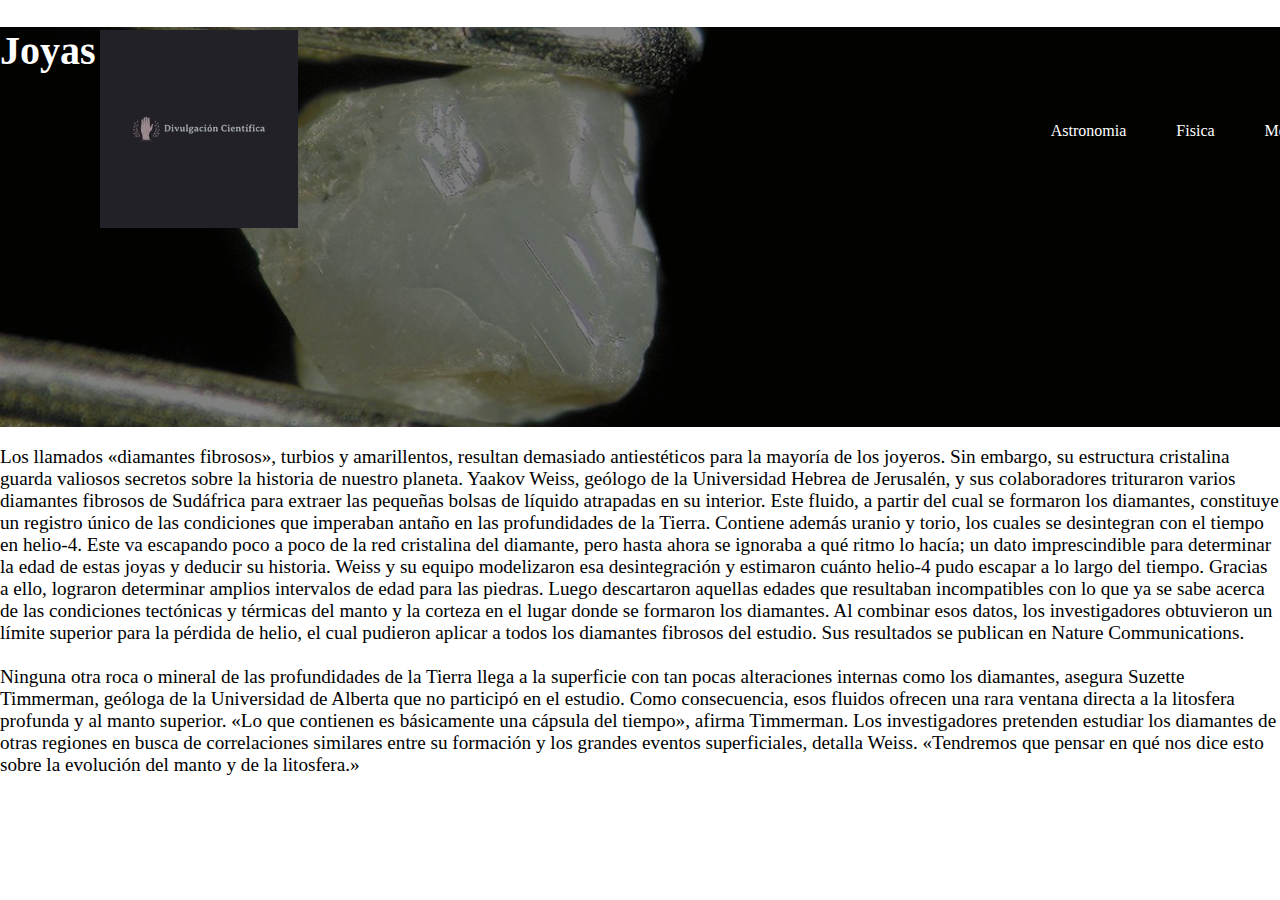
<file: Divulgacion cientifica/m2.html>
<!DOCTYPE html>
<html lang="en">
<head>
    <meta charset="UTF-8">
    <meta http-equiv="X-UA-Compatible" content="IE=edge">
    <meta name="viewport" content="width=device-width, initial-scale=1.0">
    <title>Divulgación Científica</title>

    
    <link href="https://cdn.jsdelivr.net/npm/bootstrap@5.1.1/dist/css/bootstrap.min.css" rel="stylesheet" integrity="sha384-F3w7mX95PdgyTmZZMECAngseQB83DfGTowi0iMjiWaeVhAn4FJkqJByhZMI3AhiU" crossorigin="anonymous">

    <link rel="stylesheet" type="text/css" href=" m2.css">
    
   
</head>
<body>
    
   <header>
    
    <span>
        <img src="DC.jpg" />
      </span>
       <ul>
           <li><a href="Astronomia.html">Astronomia</a></li>
           <li><a href="Fisica.html">Fisica</a></li>
           <li><a href="Medio ambiente.html">Medioambiente</a></li>
       </ul>
    
   </header>
   <div class="cover d-flex justify-content-center align-items-center flex-column" >
    <h1>Joyas históricas</h1>
   </div>
   <section>
           
       <div class="container mt-5 mb-5">
           <div class="row justify-content-center">
            <div class="col-12 col-sm-6 col-md-4 col-lg-3 mt-2">
               
               <p>
               
Los llamados «diamantes fibrosos», turbios y amarillentos, resultan demasiado antiestéticos para la mayoría de los joyeros. Sin embargo, su estructura cristalina guarda valiosos secretos sobre la historia de nuestro planeta.

Yaakov Weiss, geólogo de la Universidad Hebrea de Jerusalén, y sus colaboradores trituraron varios diamantes fibrosos de Sudáfrica para extraer las pequeñas bolsas de líquido atrapadas en su interior. Este fluido, a partir del cual se formaron los diamantes, constituye un registro único de las condiciones que imperaban antaño en las profundidades de la Tierra. Contiene además uranio y torio, los cuales se desintegran con el tiempo en helio-4. Este va escapando poco a poco de la red cristalina del diamante, pero hasta ahora se ignoraba a qué ritmo lo hacía; un dato imprescindible para determinar la edad de estas joyas y deducir su historia.

Weiss y su equipo modelizaron esa desintegración y estimaron cuánto helio-4 pudo escapar a lo largo del tiempo. Gracias a ello, lograron determinar amplios intervalos de edad para las piedras. Luego descartaron aquellas edades que resultaban incompatibles con lo que ya se sabe acerca de las condiciones tectónicas y térmicas del manto y la corteza en el lugar donde se formaron los diamantes. Al combinar esos datos, los investigadores obtuvieron un límite superior para la pérdida de helio, el cual pudieron aplicar a todos los diamantes fibrosos del estudio. Sus resultados se publican en Nature Communications.
                <br><br>Ninguna otra roca o mineral de las profundidades de la Tierra llega a la superficie con tan pocas alteraciones internas como los diamantes, asegura Suzette Timmerman, geóloga de la Universidad de Alberta que no participó en el estudio. Como consecuencia, esos fluidos ofrecen una rara ventana directa a la litosfera profunda y al manto superior. «Lo que contienen es básicamente una cápsula del tiempo», afirma Timmerman.

                Los investigadores pretenden estudiar los diamantes de otras regiones en busca de correlaciones similares entre su formación y los grandes eventos superficiales, detalla Weiss. «Tendremos que pensar en qué nos dice esto sobre la evolución del manto y de la litosfera.»
                
                
               </p>     
            </div>
            
      </div>     
     </section>       
</body>
</html>
</file>
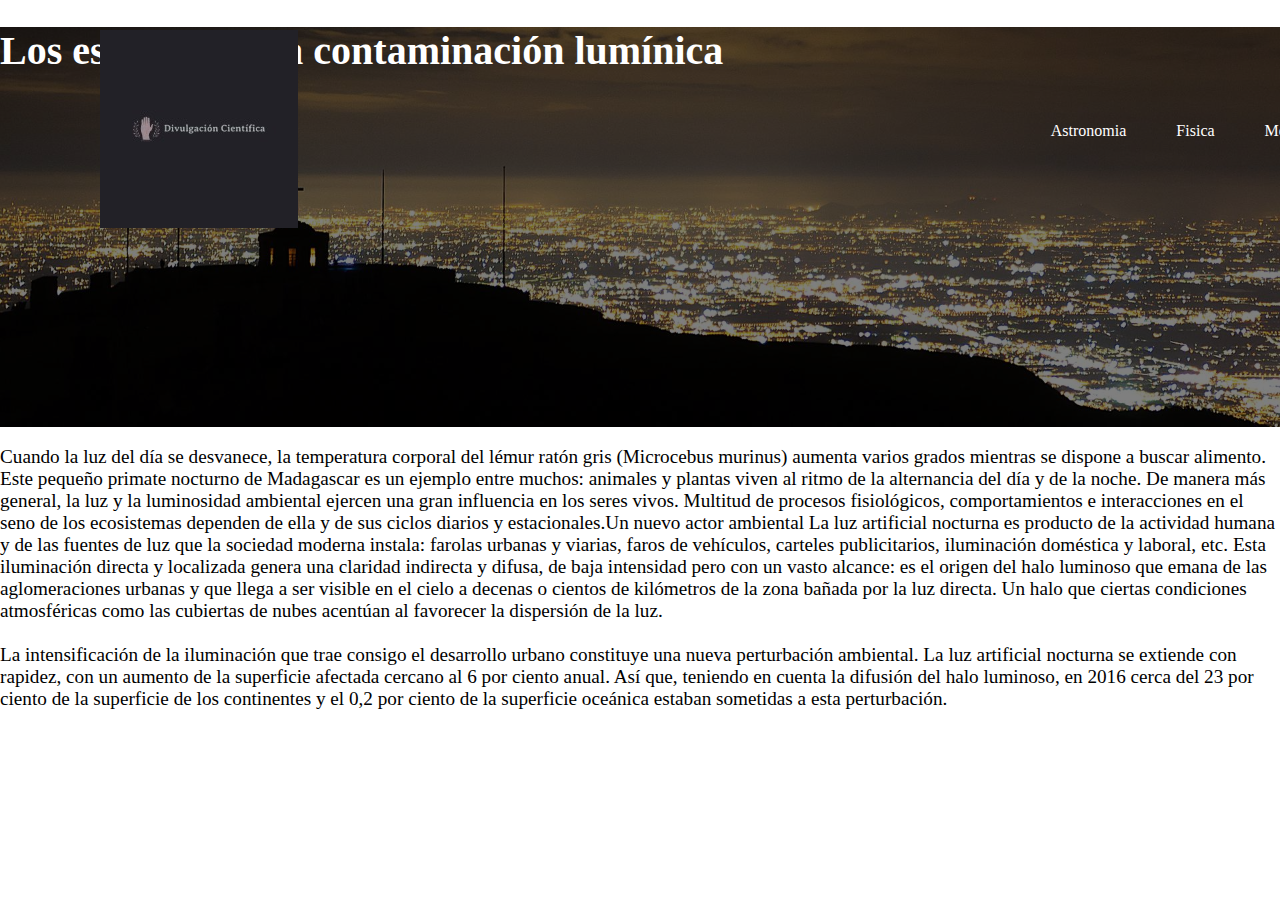
<file: Divulgacion cientifica/m3.html>
<!DOCTYPE html>
<html lang="en">
<head>
    <meta charset="UTF-8">
    <meta http-equiv="X-UA-Compatible" content="IE=edge">
    <meta name="viewport" content="width=device-width, initial-scale=1.0">
    <title>Divulgación Científica</title>

    
    <link href="https://cdn.jsdelivr.net/npm/bootstrap@5.1.1/dist/css/bootstrap.min.css" rel="stylesheet" integrity="sha384-F3w7mX95PdgyTmZZMECAngseQB83DfGTowi0iMjiWaeVhAn4FJkqJByhZMI3AhiU" crossorigin="anonymous">

    <link rel="stylesheet" type="text/css" href=" m3.css">
    
   
</head>
<body>
    
   <header>
    
    <span>
        <img src="DC.jpg" />
      </span>
       <ul>
           <li><a href="Astronomia.html">Astronomia</a></li>
           <li><a href="Fisica.html">Fisica</a></li>
           <li><a href="Medio ambiente.html">Medioambiente</a></li>
       </ul>
    
   </header>
   <div class="cover d-flex justify-content-center align-items-center flex-column" >
    <h1>Los estragos de la contaminación lumínica</h1>
   </div>
   <section>
           
       <div class="container mt-5 mb-5">
           <div class="row justify-content-center">
            <div class="col-12 col-sm-6 col-md-4 col-lg-3 mt-2">
               
               <p>
                Cuando la luz del día se desvanece, la temperatura corporal del lémur ratón gris (Microcebus murinus) aumenta varios grados mientras se dispone a buscar alimento. Este pequeño primate nocturno de Madagascar es un ejemplo entre muchos: animales y plantas viven al ritmo de la alternancia del día y de la noche. De manera más general, la luz y la luminosidad ambiental ejercen una gran influencia en los seres vivos. Multitud de procesos fisiológicos, comportamientos e interacciones en el seno de los ecosistemas dependen de ella y de sus ciclos diarios y estacionales.Un nuevo actor ambiental

                La luz artificial nocturna es producto de la actividad humana y de las fuentes de luz que la sociedad moderna instala: farolas urbanas y viarias, faros de vehículos, carteles publicitarios, iluminación doméstica y laboral, etc. Esta iluminación directa y localizada genera una claridad indirecta y difusa, de baja intensidad pero con un vasto alcance: es el origen del halo luminoso que emana de las aglomeraciones urbanas y que llega a ser visible en el cielo a decenas o cientos de kilómetros de la zona bañada por la luz directa. Un halo que ciertas condiciones atmosféricas como las cubiertas de nubes acentúan al favorecer la dispersión de la luz.
                <br><br>La intensificación de la iluminación que trae consigo el desarrollo urbano constituye una nueva perturbación ambiental. La luz artificial nocturna se extiende con rapidez, con un aumento de la superficie afectada cercano al 6 por ciento anual. Así que, teniendo en cuenta la difusión del halo luminoso, en 2016 cerca del 23 por ciento de la superficie de los continentes y el 0,2 por ciento de la superficie oceánica estaban sometidas a esta perturbación.
               </p>     
            </div>
            
      </div>     
     </section>       
</body>
</html>
</file>
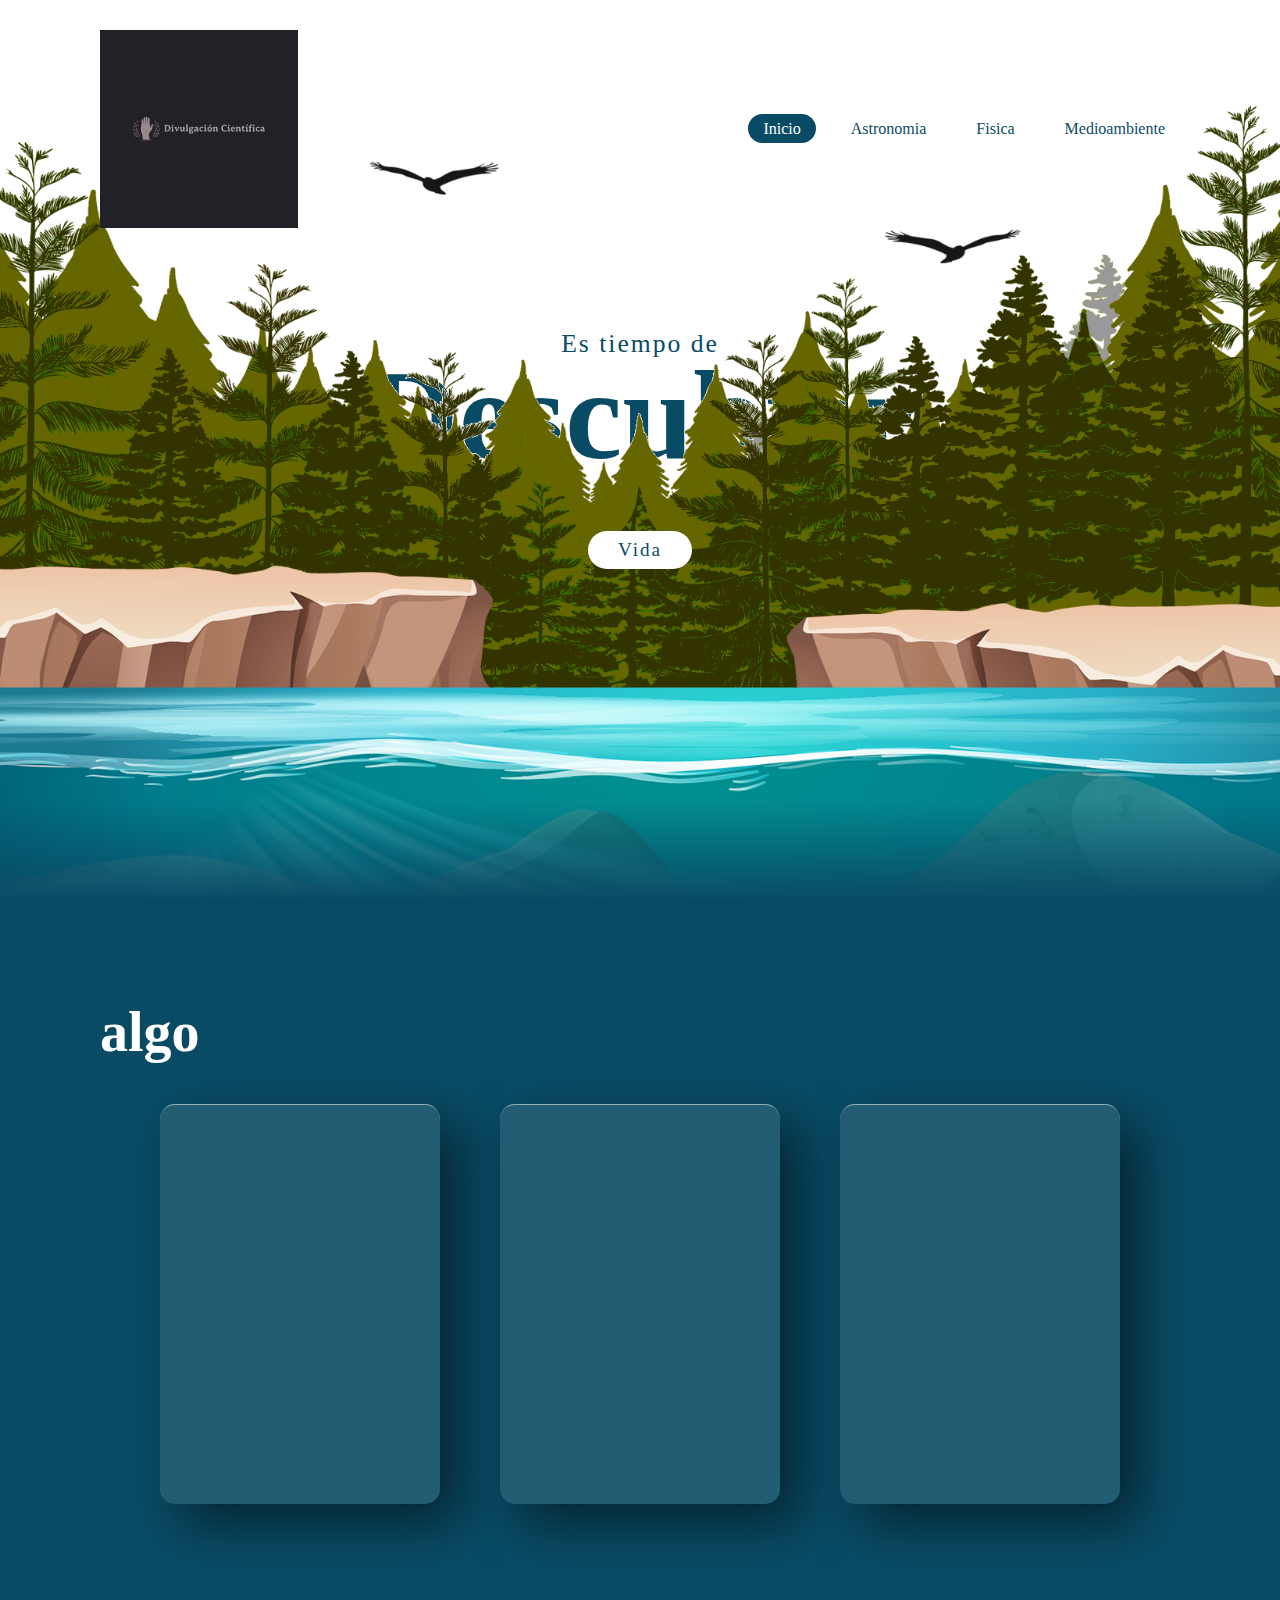
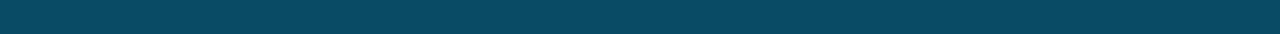
<file: Divulgacion cientifica/Medio ambiente.html>
<!DOCTYPE html>
<html lang="en">
<head>
    <meta charset="UTF-8">
    <meta http-equiv="X-UA-Compatible" content="IE=edge">
    <meta name="viewport" content="width=device-width, initial-scale=1.0">
    <title>Divulgación Científica</title>

    
    <link href="https://cdn.jsdelivr.net/npm/bootstrap@5.1.1/dist/css/bootstrap.min.css" rel="stylesheet" integrity="sha384-F3w7mX95PdgyTmZZMECAngseQB83DfGTowi0iMjiWaeVhAn4FJkqJByhZMI3AhiU" crossorigin="anonymous">

    <link rel="stylesheet" type="text/css" href="medio ambiente.css">
    
   
</head>
<body>
    
   <header id="header">
        <img class="dc" src="DC.jpg" />
      
       <ul>
            <li><a href="Index.html" class="active">Inicio</a></li>
           <li><a href="Astronomia.html">Astronomia</a></li>
           <li><a href="Fisica.html">Fisica</a></li>
           <li><a href="Medio ambiente.html">Medioambiente</a></li>
       </ul>
    
   </header>
   <section>
       <h2 id= "text"><span>Es tiempo de</span><br>Descubrir</h2>
       <img src="bird1.png" id="bird1">
       <img src="bird2.png" id="bird2">
       <img src="forest.png" id="forest">
       <a href="#" id = "btn">Vida</a>
       <img src="rocks.png" id="rocks">
       <img src="water.png" id="water">
   </section>
   <div class="sec">
       <h2>algo</h2>
       <div class="container">
           <div class="card">
               <div class="content">
                   <h3>01</h3>
                   <h4>La fauna en Chernóbil</h4>
                   <p>Un estudio confirma que en las áreas más contaminadas hay menos mamíferos.</p>
                    <a href="m1.html">Leer más</a>
                </div>
            </div>
            <div class="card">
                <div class="content">
                    <h3>02</h3>
                    <h4>Joyas históricas</h4>
                    <p>Los diamantes imperfectos revelan el pasado de la Tierra..</p>
                     <a href="m2.html">Leer más</a>
                 </div>
             </div>
             <div class="card">
                <div class="content">
                    <h3>03</h3>
                    <h4>Los estragos de la contaminación lumínica</h4>
                    <p>Cada vez escasean más los lugares donde domina la oscuridad nocturna. La luz artificial perturba de muchas maneras la vida animal, hasta el extremo de contribuir al declive general de la biodiversidad.</p>
                     <a href="m3.html">Leer más</a>
                 </div>
             </div>
        </div>
   </div>
   <script type="text/javascript" src="vanilla-tilt.js"></script>
   
   <script>VanillaTilt.init(document.querySelectorAll(".card")
   ,{
    max: 25,
    speed: 400,
    glare: true,
    "max-glare": 1,
});</script>
   
   <script>
       let text = document.getElementById('text');
       let bird1 = document.getElementById('bird1');
       let bird2 = document.getElementById('bird2');
       let btn = document.getElementById('btn');
       let rocks = document.getElementById('rocks');
       let forest = document.getElementById('forest');
       let water = document.getElementById('water');
       let header = document.getElementById('header');

       window.addEventListener('scroll', function(){
           let value = window.scrollY;

           text.style.top = 50 + value * -0.5 + '%';
           bird1.style.top = value * -1.5 + 'px';
           bird1.style.left = value * 2 + 'px';
           bird2.style.top = value * -1.5 + 'px';
           bird2.style.left = value * -5 + 'px';
            btn.style.marginTop = value * 1.5 + 'px';
            rocks.style.top = value * -0.12 + 'px';
            forest.style.top = value * 0.25 + 'px';
            header.style.top = value * 0.5 + 'px';
     })
   </script>
</body>
</html>
</file>
<file: Divulgacion cientifica/estilo.css>
*{
    margin: 0;
    padding: 0;
    box-sizing: border-box;
}
header{
    position: absolute;
    top: 0;
    left: 0;
    width: 100%;
    padding: 30px 100px;
    display: flex;
    justify-content: space-between;
    align-items: center;
}
header .logo{
    color:black;
    font-weight: 700;
    text-decoration: none;
    font-size: 2em;
    text-transform: uppercase;
    letter-spacing: 2px;
}
header ul{
    display: flex;
    justify-content: center;
    align-items: center;
}
header ul li{
    list-style: none;
    margin-left: 20px;
    

}
header ul li a{
    text-decoration: none;
    padding: 6px 15px;
    border-radius: 20px;
}
header ul  li a:hover{
    background:rgb(0, 140, 255);
}
</file>
<file: Divulgacion cientifica/historia a 1.css>
body{
    margin: 0cm;
}

.cover{
    height: 400px;
    
    color:white;
    font-size: 20px;
    /*background-image: url("lunas.jpg");*/
    background-size: cover;
    background-position: center;
    background-color: rgba(0, 0, 0, 0.5);
    background-blend-mode:darken ;
}
.cover#luna {
    background-image: url("lunas.jpg");
}
.cover#galileo {
    background-image: url("galileo.jpg");
}
.cover#tresd {
    background-image: url("3d.jpg");
}

.cover-small{
    height: 200px;
    background-blend-mode: normal;
}
header{
    position: absolute;
    top: 0;
    left: 0;
    width: 100%;
    padding: 30px 100px;
    display: flex;
    justify-content: space-between;
    align-items: center;
    z-index: 10000;
    
}
header .logo{
    color: #fff;;
    font-weight: 700;
    text-decoration: none;
    font-size: 2em;
    text-transform: uppercase;
    letter-spacing: 2px;
}
header ul{
    display: flex;
    justify-content: center;
    align-items: center;
}
header ul li{
    list-style: none;
    margin-left: 20px;
    

}
header ul li a{
    text-decoration: none;
    padding: 6px 15px;
    border-radius: 20px;
    color: #fff;
}
header ul  li a:hover , 
header ul  li a.active{
    background:#fff;
    color: #2b1055;

}
.texto {
    width: 800px;
    justify-content: center;
    align-items: center;
    margin: 0.5em auto 0px;

}
p {
   font-size: larger;
}
</file>
<file: Divulgacion cientifica/Astronomia.css>
*{
    margin: 0;
    padding: 0;
    box-sizing: border-box;
    scroll-behavior: smooth;
}
body{
    min-height: 100vh;
    overflow-x: hidden;
    background: linear-gradient(#2b1055,#7597de);
  
}
header{
    position: absolute;
    top: 0;
    left: 0;
    width: 100%;
    padding: 30px 100px;
    display: flex;
    justify-content: space-between;
    align-items: center;
    z-index: 10000;
    
}
header .logo{
    color: #fff;;
    font-weight: 700;
    text-decoration: none;
    font-size: 2em;
    text-transform: uppercase;
    letter-spacing: 2px;
}
header ul{
    display: flex;
    justify-content: center;
    align-items: center;
}
header ul li{
    list-style: none;
    margin-left: 20px;
    

}
header ul li a{
    text-decoration: none;
    padding: 6px 15px;
    border-radius: 20px;
    color: #fff;
}
header ul  li a:hover , 
header ul  li a.active{
    background:#fff;
    color: #2b1055;

}

section{
    position: relative;
    width: 100%;
    height: 100vh;
    padding: 100px;
    display: flex;
    justify-content: center;
    align-items: center;
    overflow: hidden;
}
section::before{
    content:'' ;
    position: absolute;
    bottom: 0;
    width: 100%;
    height: 100px;
    background: linear-gradient(to top,#1c0522,transparent);
    z-index: 1000;
}
section img{
    position: absolute;
    top: 0;
    left: 0;
    width:100%;
    height: 100%;
    object-fit: cover;
    pointer-events: none;
}
section img#moon{
    mix-blend-mode: screen;
}
section img#mountains_front{
    z-index: 10;
}
#text{
    position: absolute;
    right: -350px;
    color: #fff;
    white-space: nowrap;
    font-size: 7.5vw;
    z-index: 9;
  
}
#btn{
    text-decoration: none;
    display: inline-block;
    padding: 8px 30px;
    border-radius: 40px;
    background: #fff;
    color: #2b1055;
    font-size: 1.5em; 
    z-index: 9;
    transform: translateY(100px);
}
.sec{
    position: relative;
    padding: 100px;
    background:#1c0522 ;
    
}
.sec h2{
    font-size: 3.5em;
    margin-bottom: 10px;
    color: #fff;
}
.sec p h2{
    font-size: 1em;
    color: #fff;
}
.container {
    position: relative;
    display: flex;
    justify-content: center;
    align-items: center;
    padding: 40px 0;
    flex-wrap: wrap;
}
.container .box {
    position: relative;
    width: 320px;
    height: 400px;
    color: #fff;
   background: #111;
   display: flex;
   justify-content: center;
   align-items: center;
   margin: 20px 30px;
   transition: 0.5s;
    
}
.container .box:hover{
    transform: translateY(-20px);
}
.container .box::before{
    content: '';
    position: absolute;
    top: 0;
    left: 0;
    width: 100%;
    height: 100%;
    height: 100%;
    background: linear-gradient(45deg, #ffbc00, #ff0058);
}
.container .box::after{
    content: '';
    position: absolute;
    top: 0;
    left: 0;
    width: 100%;
    height: 100%;
    height: 100%;
    background: linear-gradient(45deg, #ffbc00, #ff0058);
    filter: blur(30px);
}
.container .box:nth-child(2)::before,
.container .box:nth-child(2)::after{
    background: linear-gradient(315deg, #03a9f4, #ff0058);
}
.container .box:nth-child(3)::before,
.container .box:nth-child(3)::after{
    background: linear-gradient(315deg, #4dff03, #00d0ff);
}
.container .box span{
    position: absolute;
    top: 6px;
    left: 6px;
    right: 6px;
    bottom: 6px;
    background:rgba(0, 0, 0,0.6);
    z-index: 2;
}
.container .box span::before{
    content: '';
    position: absolute;
    top: 0;
    left: 0;
    width: 50%;
    height: 100%;
    background: rgba(255, 255, 255, 0.1);
    pointer-events: none;
}
.container .box .content{
position: relative;
z-index: 10;
padding: 20px 40px;
}
.container .box .content h3{
   font-size: 2em;
   color: #fff;
   margin-bottom: 10px;
 }
 .container .box .content p{
    font-size: 1.1em;
    color: #fff;
    margin-bottom: 10px;
    line-height: 1.4em;
}
.container .box .content a{
    display: inline-block;
    font-size: 1.1em;
    color: #111;
    background: #fff;
    padding: 10px;
    text-decoration: none;
    font-weight: 700;
}
</file>
<file: Divulgacion cientifica/f1.css>
body{
    margin: 0cm;
}

.cover{
    height: 400px;
    
    color:white;
    font-size: 20px;
    background-image: url("ket.jpg");
    background-size: cover;
    background-position: center;
    background-color: rgba(0, 0, 0, 0.5);
    background-blend-mode:darken ;
}

.cover-small{
    height: 200px;
    background-blend-mode: normal;
}
header{
    position: absolute;
    top: 0;
    left: 0;
    width: 100%;
    padding: 30px 100px;
    display: flex;
    justify-content: space-between;
    align-items: center;
    z-index: 10000;
    
}
header .logo{
    color: #fff;;
    font-weight: 700;
    text-decoration: none;
    font-size: 2em;
    text-transform: uppercase;
    letter-spacing: 2px;
}
header ul{
    display: flex;
    justify-content: center;
    align-items: center;
}
header ul li{
    list-style: none;
    margin-left: 20px;
    

}
header ul li a{
    text-decoration: none;
    padding: 6px 15px;
    border-radius: 20px;
    color: #fff;
}
header ul  li a:hover , 
header ul  li a.active{
    background:#fff;
    color: #2b1055;

}
p{
   font-size: larger;
}
</file>
<file: Divulgacion cientifica/f2.css>
body{
    margin: 0cm;
}

.cover{
    height: 400px;
    
    color:white;
    font-size: 20px;
    background-image: url("blancos.jpg");
    background-size: cover;
    background-position: center;
    background-color: rgba(0, 0, 0, 0.5);
    background-blend-mode:darken ;
}

.cover-small{
    height: 200px;
    background-blend-mode: normal;
}
header{
    position: absolute;
    top: 0;
    left: 0;
    width: 100%;
    padding: 30px 100px;
    display: flex;
    justify-content: space-between;
    align-items: center;
    z-index: 10000;
    
}
header .logo{
    color: #fff;;
    font-weight: 700;
    text-decoration: none;
    font-size: 2em;
    text-transform: uppercase;
    letter-spacing: 2px;
}
header ul{
    display: flex;
    justify-content: center;
    align-items: center;
}
header ul li{
    list-style: none;
    margin-left: 20px;
    

}
header ul li a{
    text-decoration: none;
    padding: 6px 15px;
    border-radius: 20px;
    color: #fff;
}
header ul  li a:hover , 
header ul  li a.active{
    background:#fff;
    color: #2b1055;

}
p{
   font-size: larger;
}
</file>
<file: Divulgacion cientifica/f3.css>
body{
    margin: 0cm;
}

.cover{
    height: 400px;
    
    color:white;
    font-size: 20px;
    background-image: url("nuclear.jpg");
    background-size: cover;
    background-position: center;
    background-color: rgba(0, 0, 0, 0.5);
    background-blend-mode:darken ;
}

.cover-small{
    height: 200px;
    background-blend-mode: normal;
}
header{
    position: absolute;
    top: 0;
    left: 0;
    width: 100%;
    padding: 30px 100px;
    display: flex;
    justify-content: space-between;
    align-items: center;
    z-index: 10000;
    
}
header .logo{
    color: #fff;;
    font-weight: 700;
    text-decoration: none;
    font-size: 2em;
    text-transform: uppercase;
    letter-spacing: 2px;
}
header ul{
    display: flex;
    justify-content: center;
    align-items: center;
}
header ul li{
    list-style: none;
    margin-left: 20px;
    

}
header ul li a{
    text-decoration: none;
    padding: 6px 15px;
    border-radius: 20px;
    color: #fff;
}
header ul  li a:hover , 
header ul  li a.active{
    background:#fff;
    color: #2b1055;

}
p{
   font-size: larger;
}
</file>
<file: Divulgacion cientifica/Fisica.css>
*{
    margin: 0;
    padding: 0;
    box-sizing: border-box;
}
header{
    position: absolute;
    top: 0;
    left: 0;
    width: 100%;
    padding: 30px 100px;
    display: flex;
    justify-content: space-between;
    align-items: center;
}
header .logo{
    color:black;
    font-weight: 700;
    text-decoration: none;
    font-size: 2em;
    text-transform: uppercase;
    letter-spacing: 2px;
}
header ul{
    display: flex;
    justify-content: center;
    align-items: center;
    
}
header ul li{
    list-style: none;
    margin-left: 20px;
    

}
header ul li a{
    text-decoration: none;
    padding: 6px 15px;
    border-radius: 20px;
}
header ul  li a:hover,
header ul li a.active{
    background:rgb(0, 140, 255);
}
.slider{
    width: 100%;
    margin: auto;
    height: 900px;
    overflow: hidden;
    position: float;
}
.slider ul{
    padding: 0;
    display: flex;
    width: 400%;
    animation: slider 5s infinite alternate;
    animation-timing-function: linear;
}
.slider li{
    width: 100%;
    list-style: none;

}
.slider li img{
    width: 100%;
}
@keyframes slider{
    0% {margin-left: 0;}
    20% {margin-left: 0;}
   
    25% {margin-left: -100%;}
    45% {margin-left: -100%;}
    
    50% {margin-left: -200%;}
    70% {margin-left: -200%;}
   
    75% {margin-left: -300%;}
    100% {margin-left: -300%;}
}
body{
    
    justify-content: center;
    align-items: center;
    min-height: 100vh;
    background: #ebf5fc;
}
.container{
    display: flex;
    justify-content: center;
    align-items: center;
    max-width: 1200px;
    flex-wrap: wrap;
    padding: 40px 0;
}
.container .card{
    position: relative;
    width: 320px;
    height: 440px;
    box-shadow:  inset 5px 5px 5px rgba(0,0,0,0.05),
                 inset -5px -5px -5px rgba(255,255,255,0.5),
                 inset 5px 5px 5px rgba(0,0,0,0.05),
                 inset -5px -5px -5px rgba(255,255,255,0.5);
     border-radius: 15px;
     margin: 30px;
} 
.container .card .box{
    position: absolute;
    top: 20px;
    left: 20px;
    right: 20px;
    bottom: 20px;
    background: #ebf5fc;
    box-shadow: 0 10px 20px rgba(0,0,0,0.1);
    border-radius: 15px;
    display: flex;
    justify-content: center;
    align-items: center;
    transition: 0.5s;

}
.container .card:hover .box{
    transform:translateY(-50px);
    box-shadow: 0 10px 40px rgba(0,0,0,0.2);
    background: linear-gradient(45deg,#b95ce4,#4f29cd);
}
.container .card .box .content{
    padding: 20px;
    text-align: center;

}
.container .card .box .content h2{
    position: absolute;
    top: -10px;
    right: 30px;
    font-size: 8em;
    color: rgba(0, 0, 0, 0.048);
    transition: 0.5s;
    pointer-events: none;
}
.container .card .box .content h2{
  
    color: rgba(0, 0, 0, 0.048);
    
}
.container .card .box .content h3{
font-size: 1.8em;
color: #777;
z-index: 1;
transition: 0.5s;
}
.container .card .box .content p{
font-size: 1em;
font-weight: 300;
color: #777;
z-index: 1;
transition: 0.5s;
}
.container .card:hover .box .content h3,
.container .card:hover .box .content p
{
    color: #fff;
}
.container .card .box .content a{
    position: relative;
    display:inline-block;
    padding: 8px 20px;
    background: #03a9f4;
    margin-top: 15px;
    border-radius: 20px;
    color: #fff;
    text-decoration: none;
    font-weight: 400;
    box-shadow: 0 10px 20px rgba(0,0,0,0.2);
}
.container .card:hover .box .content a{
    background: #ff568f;
}

img{
    width: 1000px;
    height: 700px;
}
.logo{
    width: 200px;
    height: 200px;
}
</file>
<file: Divulgacion cientifica/m1.css>
body{
    margin: 0cm;
}

.cover{
    height: 400px;
    
    color:white;
    font-size: 20px;
    background-image: url("f.jpg");
    background-size: cover;
    background-position: center;
    background-color: rgba(0, 0, 0, 0.5);
    background-blend-mode:darken ;
}

.cover-small{
    height: 200px;
    background-blend-mode: normal;
}
header{
    position: absolute;
    top: 0;
    left: 0;
    width: 100%;
    padding: 30px 100px;
    display: flex;
    justify-content: space-between;
    align-items: center;
    z-index: 10000;
    
}
header .logo{
    color: #fff;;
    font-weight: 700;
    text-decoration: none;
    font-size: 2em;
    text-transform: uppercase;
    letter-spacing: 2px;
}
header ul{
    display: flex;
    justify-content: center;
    align-items: center;
}
header ul li{
    list-style: none;
    margin-left: 20px;
    

}
header ul li a{
    text-decoration: none;
    padding: 6px 15px;
    border-radius: 20px;
    color: #fff;
}
header ul  li a:hover , 
header ul  li a.active{
    background:#fff;
    color: #2b1055;

}
p{
   font-size: larger;
}
</file>
<file: Divulgacion cientifica/m2.css>
body{
    margin: 0cm;
}

.cover{
    height: 400px;
    
    color:white;
    font-size: 20px;
    background-image: url("joya.jpg");
    background-size: cover;
    background-position: center;
    background-color: rgba(0, 0, 0, 0.5);
    background-blend-mode:darken ;
}

.cover-small{
    height: 200px;
    background-blend-mode: normal;
}
header{
    position: absolute;
    top: 0;
    left: 0;
    width: 100%;
    padding: 30px 100px;
    display: flex;
    justify-content: space-between;
    align-items: center;
    z-index: 10000;
    
}
header .logo{
    color: #fff;;
    font-weight: 700;
    text-decoration: none;
    font-size: 2em;
    text-transform: uppercase;
    letter-spacing: 2px;
}
header ul{
    display: flex;
    justify-content: center;
    align-items: center;
}
header ul li{
    list-style: none;
    margin-left: 20px;
    

}
header ul li a{
    text-decoration: none;
    padding: 6px 15px;
    border-radius: 20px;
    color: #fff;
}
header ul  li a:hover , 
header ul  li a.active{
    background:#fff;
    color: #2b1055;

}
p{
   font-size: larger;
}
</file>
<file: Divulgacion cientifica/m3.css>
body{
    margin: 0cm;
}

.cover{
    height: 400px;
    
    color:white;
    font-size: 20px;
    background-image: url("ciudad.jpg");
    background-size: cover;
    background-position: center;
    background-color: rgba(0, 0, 0, 0.5);
    background-blend-mode:darken ;
}

.cover-small{
    height: 200px;
    background-blend-mode: normal;
}
header{
    position: absolute;
    top: 0;
    left: 0;
    width: 100%;
    padding: 30px 100px;
    display: flex;
    justify-content: space-between;
    align-items: center;
    z-index: 10000;
    
}
header .logo{
    color: #fff;;
    font-weight: 700;
    text-decoration: none;
    font-size: 2em;
    text-transform: uppercase;
    letter-spacing: 2px;
}
header ul{
    display: flex;
    justify-content: center;
    align-items: center;
}
header ul li{
    list-style: none;
    margin-left: 20px;
    

}
header ul li a{
    text-decoration: none;
    padding: 6px 15px;
    border-radius: 20px;
    color: #fff;
}
header ul  li a:hover , 
header ul  li a.active{
    background:#fff;
    color: #2b1055;

}
p{
   font-size: larger;
}
</file>
<file: Divulgacion cientifica/medio ambiente.css>
*{
    margin: 0;
    padding: 0;
    box-sizing: border-box;
}
body{
   overflow-x: hidden;
    background: #fff;
    min-height: 100vh;
    justify-content: center;
    align-items: center;
    min-height: 100vh;
}

#header{
    position: absolute;
    top: 0;
    left: 0;
    width: 100%;
    padding: 30px 100px;
    display: flex;
    justify-content: space-between;
    align-items: center;
    z-index: 10000;
}
#header ul{
    display: flex;
    justify-content: center;
    align-items: center;
}
#header ul li{
    list-style: none;
    margin-left: 20px;
}
#header ul li a{
    text-decoration: none;
    padding: 6px 15px;
    color: #094b65;
    border-radius: 20px;
}
#header ul li a:hover, 
#header ul li a.active{
    background: #094b65;
    color: #fff;
}
section{
    position: relative;
    width: 100%;
    height: 100vh;
    display: flex;
    justify-content: center;
    align-items: center;
}
section::before{
    content:'' ;
    position: absolute;
    bottom: 0;
    width: 100%;
    height: 100px;
    background: linear-gradient(to top,#094b65,transparent);
    z-index: 1000;
}
section img{
    position: absolute;
    top: 0;
    left: 0;
    width: 100%;
    height: 100%;
    object-fit: cover;
    pointer-events: none;

}
section #text{
    position: absolute;
    color: #094b65;
    font-size: 10vw;
    text-align: center;
    line-height: 0.55em;
    transform: translateY(-50%);
}
section #text span{
    font-size: 0.20em;
    letter-spacing: 2px;
    font-weight: 400;
}
#btn{
    text-decoration: none;
    display: inline-block;
    padding: 8px 30px;
    background: #fff;
    color: #094b65;
    font-size: 1.2em;
    font-weight: 500;
    letter-spacing: 2px;
    border-radius:40px;
    transform: translateY(100px);
    
}
.sec{
    position: relative;
    padding: 100px;
    background: #094b65;
}
.sec h2{
    font-size: 3.5em;
    color: #fff;
    margin-bottom: 10px;
}
.container{
    position: relative;
    display: flex;
    justify-content: center;
    max-width: 1200px;
    flex-wrap: wrap;
    z-index: 1;
}
.container .card{
    position: relative;
    width: 280px;
    height: 400px;
    margin: 30px;
    box-shadow: 20px 20px 50px rgba(0,0,0,0.5);
    border-radius: 15px;
    background: rgba(255,255,255,0.1);
    overflow: hidden;
    display: flex;
    justify-content: center;
    align-items: center;
    border-top: 1px solid rgba(255,255,255,0.5);
    border-top: 1px solid rgba(255,255,255,0.5);
    backdrop-filter: blur(5px);
}
.container .card .content{
    padding: 20px;
    text-align: center;
    transform: translateY(100px);
    opacity: 0;
    transition: 0.5s;
}
.container .card:hover .content{
    transform: translateY(0px);
    opacity: 1;
}
.container .card .content h3{
    position: absolute;
    top: -80px;
    right: 30px;
    font-size: 8em;
    color: rgba(255,255,255,0.05);
    pointer-events: none;

}
.container .card .content h4{
font-size: 1.8em;
color: #fff;
z-index: 1;
}
.container .card .content p{
 font-size: 1em;
 color: #fff;
 font-weight: 300;
}
.container .card .content a{
    position: relative;
    display: inline-block;
    padding: 8px 20px;
    margin-top: 15px;
    background: #fff;
    color: #000;
    border-radius: 20px;
    text-decoration: none;
    font-weight: 500;
    box-shadow: 0 5px 15px rgba(0,0,0,0.2);
}
</file>
